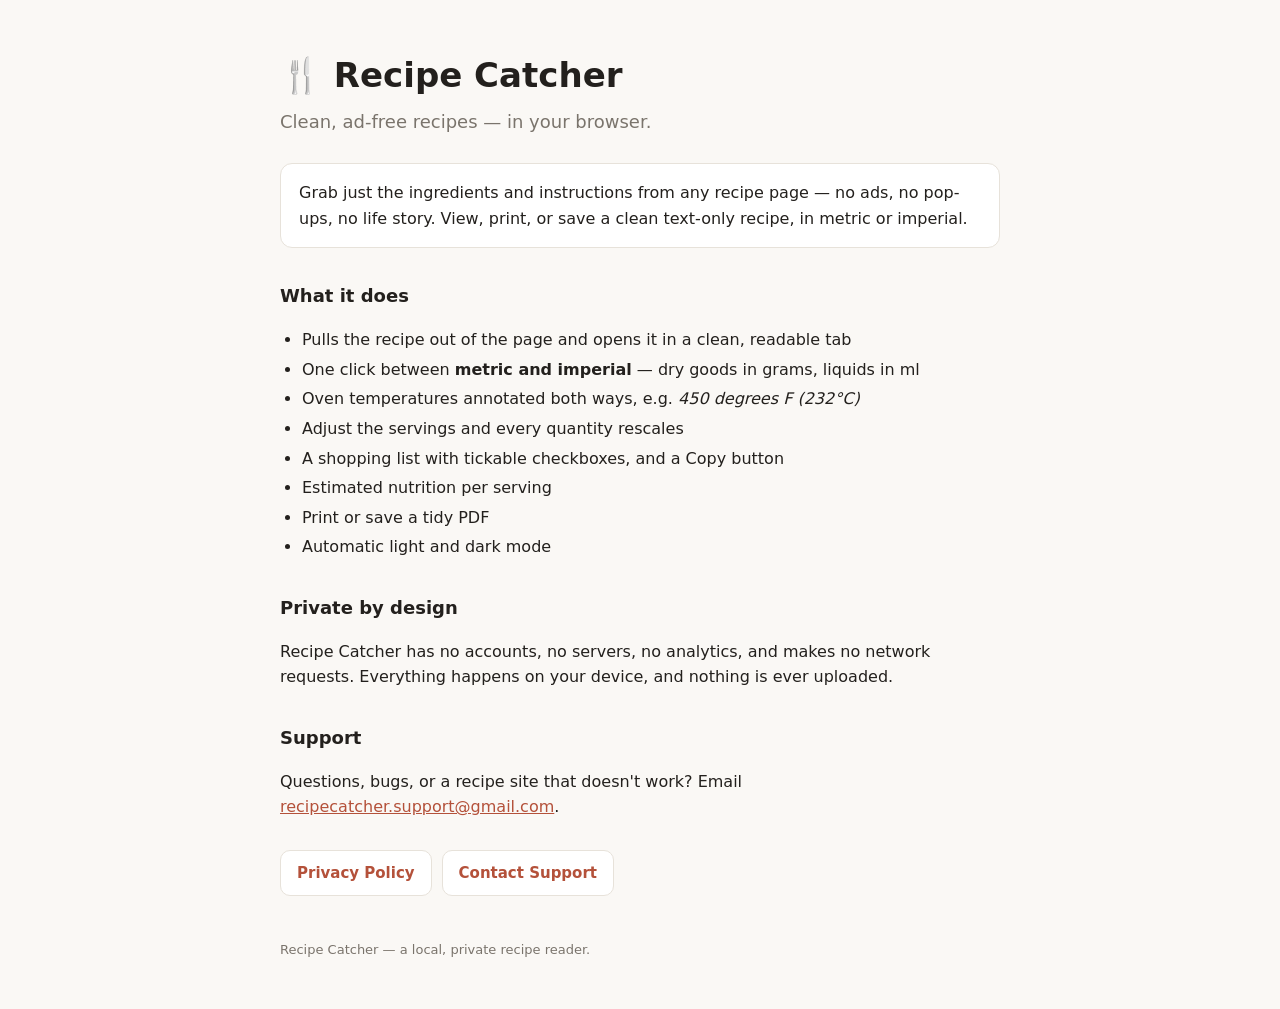
<file: docs/index.html>
<!DOCTYPE html>
<html lang="en">
<head>
  <meta charset="utf-8" />
  <meta name="viewport" content="width=device-width, initial-scale=1" />
  <title>Recipe Catcher — clean, ad-free recipes</title>
  <meta name="description" content="Grab just the ingredients and instructions from any recipe page — no ads, no pop-ups. Clean, printable, metric or imperial." />
  <style>
    :root { color-scheme: light dark; }
    * { box-sizing: border-box; }
    body {
      margin: 0; padding: 48px 20px; line-height: 1.6;
      font-family: -apple-system, BlinkMacSystemFont, "Segoe UI", system-ui, sans-serif;
      color: #23201d; background: #faf8f5;
    }
    .wrap { max-width: 720px; margin: 0 auto; }
    h1 { font-size: 34px; margin: 0 0 6px; }
    h2 { font-size: 18px; margin: 34px 0 8px; }
    .tagline { font-size: 18px; color: #7a746c; margin: 0 0 26px; }
    .lede {
      background: #fff; border: 1px solid #e7e2da; border-radius: 12px;
      padding: 16px 18px; font-size: 16px;
    }
    a { color: #b4513a; }
    ul { padding-left: 22px; }
    li { margin: 4px 0; }
    .links { margin-top: 30px; display: flex; flex-wrap: wrap; gap: 10px; }
    .links a {
      display: inline-block; text-decoration: none; font-weight: 600; font-size: 15px;
      border: 1px solid #e7e2da; background: #fff; border-radius: 10px; padding: 10px 16px;
    }
    .links a:hover { border-color: #b4513a; }
    footer { margin-top: 44px; color: #7a746c; font-size: 13px; }
    @media (prefers-color-scheme: dark) {
      body { color: #f0ece5; background: #191715; }
      .lede, .links a { background: #221f1c; border-color: #35312c; }
      .tagline, footer { color: #a49d93; }
      a { color: #e0785f; }
      .links a:hover { border-color: #e0785f; }
    }
  </style>
</head>
<body>
  <div class="wrap">
    <h1>🍴 Recipe Catcher</h1>
    <p class="tagline">Clean, ad-free recipes — in your browser.</p>

    <p class="lede">Grab just the ingredients and instructions from any recipe page — no
      ads, no pop-ups, no life story. View, print, or save a clean text-only recipe, in
      metric or imperial.</p>

    <h2>What it does</h2>
    <ul>
      <li>Pulls the recipe out of the page and opens it in a clean, readable tab</li>
      <li>One click between <strong>metric and imperial</strong> — dry goods in grams, liquids in ml</li>
      <li>Oven temperatures annotated both ways, e.g. <em>450&nbsp;degrees&nbsp;F (232°C)</em></li>
      <li>Adjust the servings and every quantity rescales</li>
      <li>A shopping list with tickable checkboxes, and a Copy button</li>
      <li>Estimated nutrition per serving</li>
      <li>Print or save a tidy PDF</li>
      <li>Automatic light and dark mode</li>
    </ul>

    <h2>Private by design</h2>
    <p>Recipe Catcher has no accounts, no servers, no analytics, and makes no network
      requests. Everything happens on your device, and nothing is ever uploaded.</p>

    <h2>Support</h2>
    <p>Questions, bugs, or a recipe site that doesn't work?
      Email <a href="mailto:recipecatcher.support@gmail.com">recipecatcher.support@gmail.com</a>.</p>

    <div class="links">
      <a href="privacy-policy.html">Privacy Policy</a>
      <a href="mailto:recipecatcher.support@gmail.com">Contact Support</a>
    </div>

    <footer>Recipe Catcher — a local, private recipe reader.</footer>
  </div>
</body>
</html>
</file>
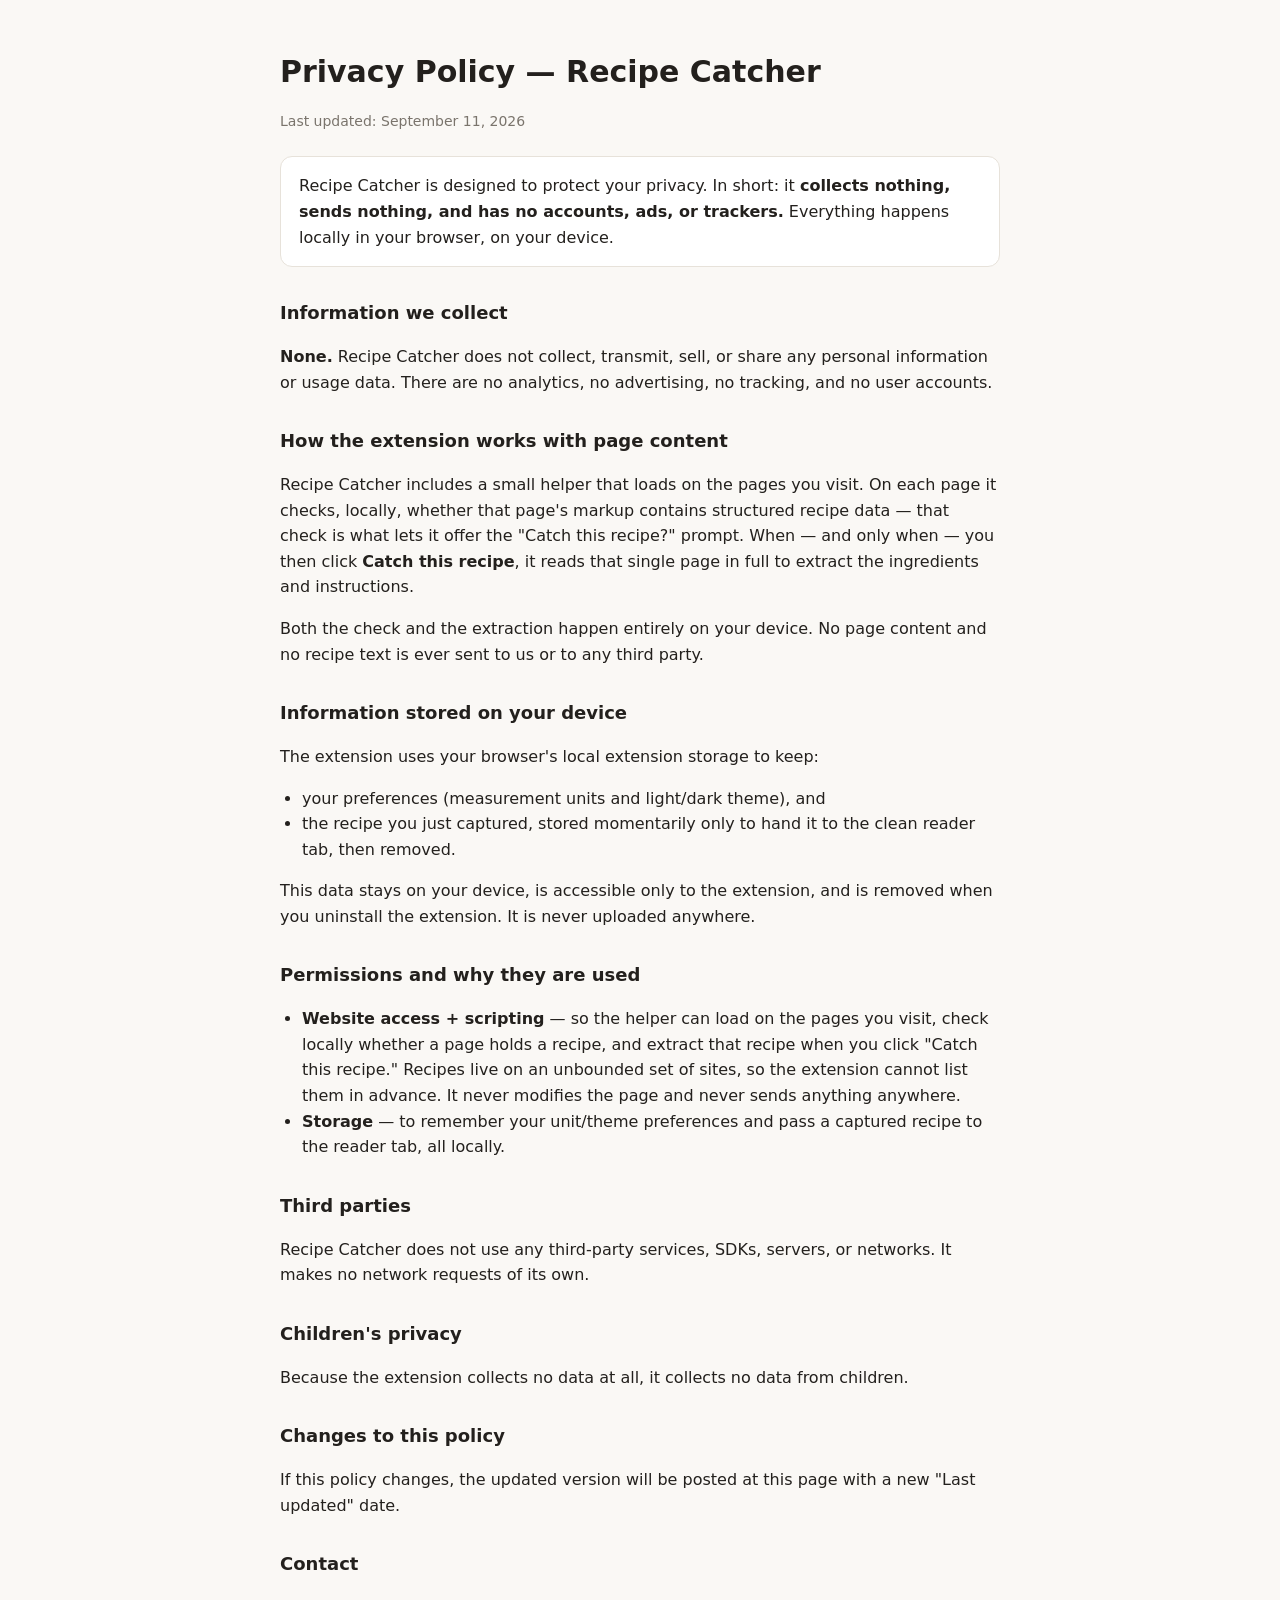
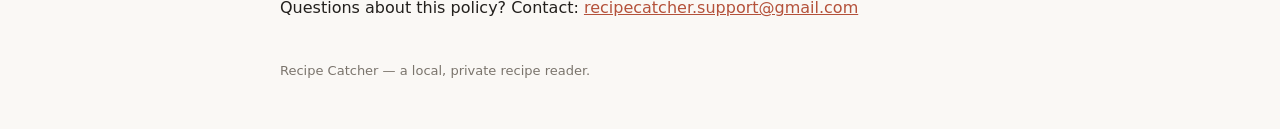
<file: docs/privacy-policy.html>
<!DOCTYPE html>
<html lang="en">
<head>
  <meta charset="utf-8" />
  <meta name="viewport" content="width=device-width, initial-scale=1" />
  <title>Privacy Policy — Recipe Catcher</title>
  <style>
    :root { color-scheme: light dark; }
    * { box-sizing: border-box; }
    body {
      margin: 0; padding: 48px 20px; line-height: 1.6;
      font-family: -apple-system, BlinkMacSystemFont, "Segoe UI", system-ui, sans-serif;
      color: #23201d; background: #faf8f5;
    }
    .wrap { max-width: 720px; margin: 0 auto; }
    h1 { font-size: 30px; margin: 0 0 4px; }
    h2 { font-size: 18px; margin: 32px 0 8px; }
    .updated { color: #7a746c; font-size: 14px; margin-bottom: 24px; }
    .lede {
      background: #fff; border: 1px solid #e7e2da; border-radius: 12px;
      padding: 16px 18px; font-size: 16px;
    }
    a { color: #b4513a; }
    code { background: #efe9e0; padding: 1px 5px; border-radius: 5px; }
    ul { padding-left: 22px; }
    footer { margin-top: 40px; color: #7a746c; font-size: 13px; }
    @media (prefers-color-scheme: dark) {
      body { color: #f0ece5; background: #191715; }
      .lede { background: #221f1c; border-color: #35312c; }
      .updated, footer { color: #a49d93; }
      a { color: #e0785f; }
      code { background: #2e2a25; }
    }
  </style>
</head>
<body>
  <div class="wrap">
    <h1>Privacy Policy — Recipe Catcher</h1>
    <p class="updated">Last updated: September 11, 2026</p>

    <p class="lede">Recipe Catcher is designed to protect your privacy. In short: it
      <strong>collects nothing, sends nothing, and has no accounts, ads, or
      trackers.</strong> Everything happens locally in your browser, on your device.</p>

    <h2>Information we collect</h2>
    <p><strong>None.</strong> Recipe Catcher does not collect, transmit, sell, or share
      any personal information or usage data. There are no analytics, no advertising, no
      tracking, and no user accounts.</p>

    <h2>How the extension works with page content</h2>
    <p>Recipe Catcher includes a small helper that loads on the pages you visit. On each
      page it checks, locally, whether that page's markup contains structured recipe data —
      that check is what lets it offer the "Catch this recipe?" prompt. When — and only
      when — you then click <strong>Catch this recipe</strong>, it reads that single page in
      full to extract the ingredients and instructions.</p>
    <p>Both the check and the extraction happen entirely on your device. No page content
      and no recipe text is ever sent to us or to any third party.</p>

    <h2>Information stored on your device</h2>
    <p>The extension uses your browser's local extension storage to keep:</p>
    <ul>
      <li>your preferences (measurement units and light/dark theme), and</li>
      <li>the recipe you just captured, stored momentarily only to hand it to the clean
        reader tab, then removed.</li>
    </ul>
    <p>This data stays on your device, is accessible only to the extension, and is
      removed when you uninstall the extension. It is never uploaded anywhere.</p>

    <h2>Permissions and why they are used</h2>
    <ul>
      <li><strong>Website access + scripting</strong> — so the helper can load on the
        pages you visit, check locally whether a page holds a recipe, and extract that
        recipe when you click "Catch this recipe." Recipes live on an unbounded set of
        sites, so the extension cannot list them in advance. It never modifies the page and
        never sends anything anywhere.</li>
      <li><strong>Storage</strong> — to remember your unit/theme preferences and pass a
        captured recipe to the reader tab, all locally.</li>
    </ul>

    <h2>Third parties</h2>
    <p>Recipe Catcher does not use any third-party services, SDKs, servers, or networks.
      It makes no network requests of its own.</p>

    <h2>Children's privacy</h2>
    <p>Because the extension collects no data at all, it collects no data from children.</p>

    <h2>Changes to this policy</h2>
    <p>If this policy changes, the updated version will be posted at this page with a new
      "Last updated" date.</p>

    <h2>Contact</h2>
    <p>Questions about this policy? Contact:
      <a href="mailto:recipecatcher.support@gmail.com">recipecatcher.support@gmail.com</a></p>

    <footer>Recipe Catcher — a local, private recipe reader.</footer>
  </div>
</body>
</html>
</file>
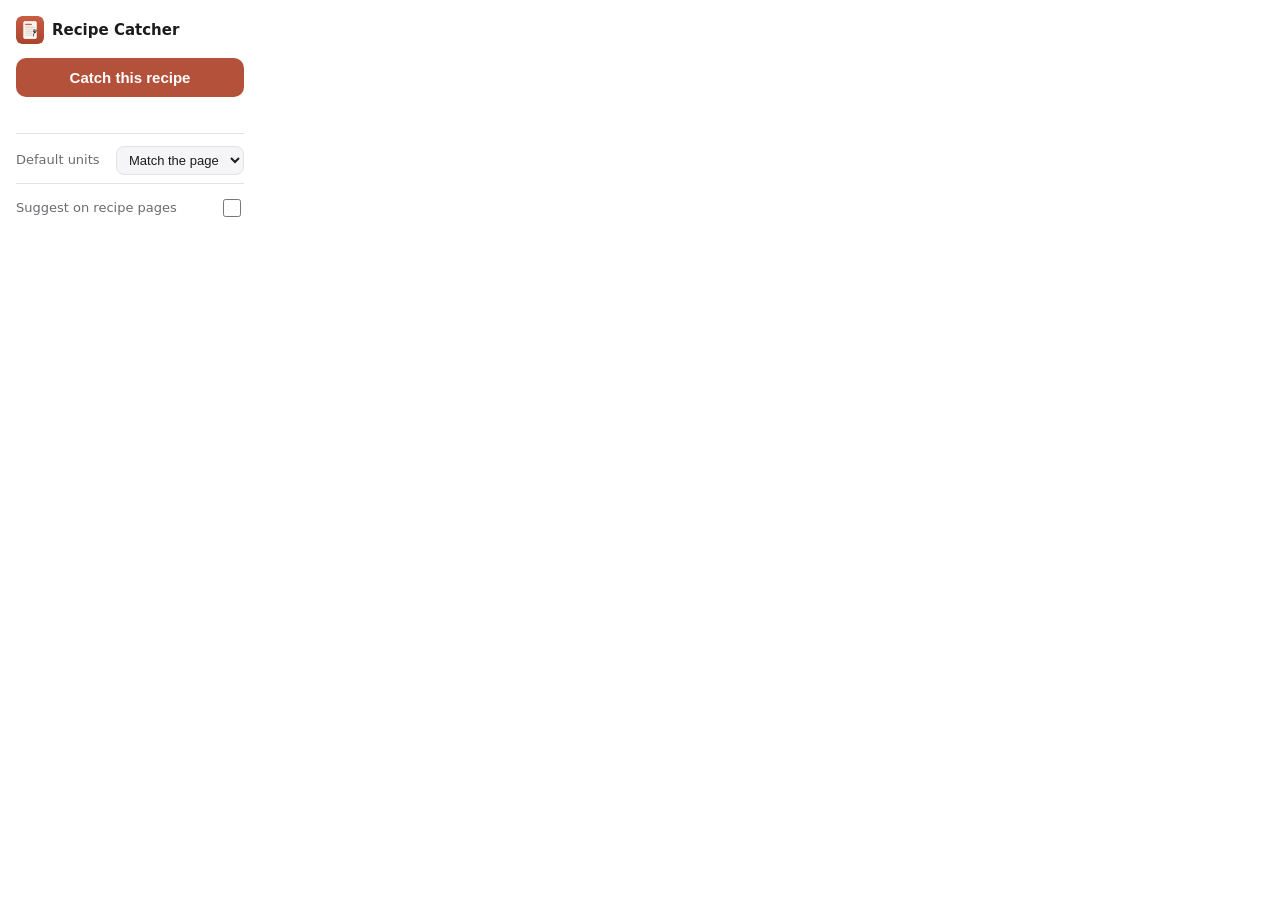
<file: extension/popup.html>
<!DOCTYPE html>
<html lang="en">
<head>
  <meta charset="utf-8" />
  <meta name="viewport" content="width=device-width, initial-scale=1" />
  <link rel="stylesheet" href="popup.css" />
</head>
<body>
  <div class="wrap">
    <div class="brand">
      <img src="icons/icon-48.png" alt="" width="28" height="28" />
      <span>Recipe Catcher</span>
    </div>
    <button id="catch" class="primary">Catch this recipe</button>
    <p id="status" class="status"></p>

    <div class="pref">
      <label for="units">Default units</label>
      <select id="units">
        <option value="auto">Match the page</option>
        <option value="metric">Metric</option>
        <option value="imperial">Imperial</option>
      </select>
    </div>
    <div class="pref">
      <label for="prompt">Suggest on recipe pages</label>
      <input type="checkbox" id="prompt" class="toggle" />
    </div>
  </div>
  <script src="popup.js"></script>
</body>
</html>
</file>
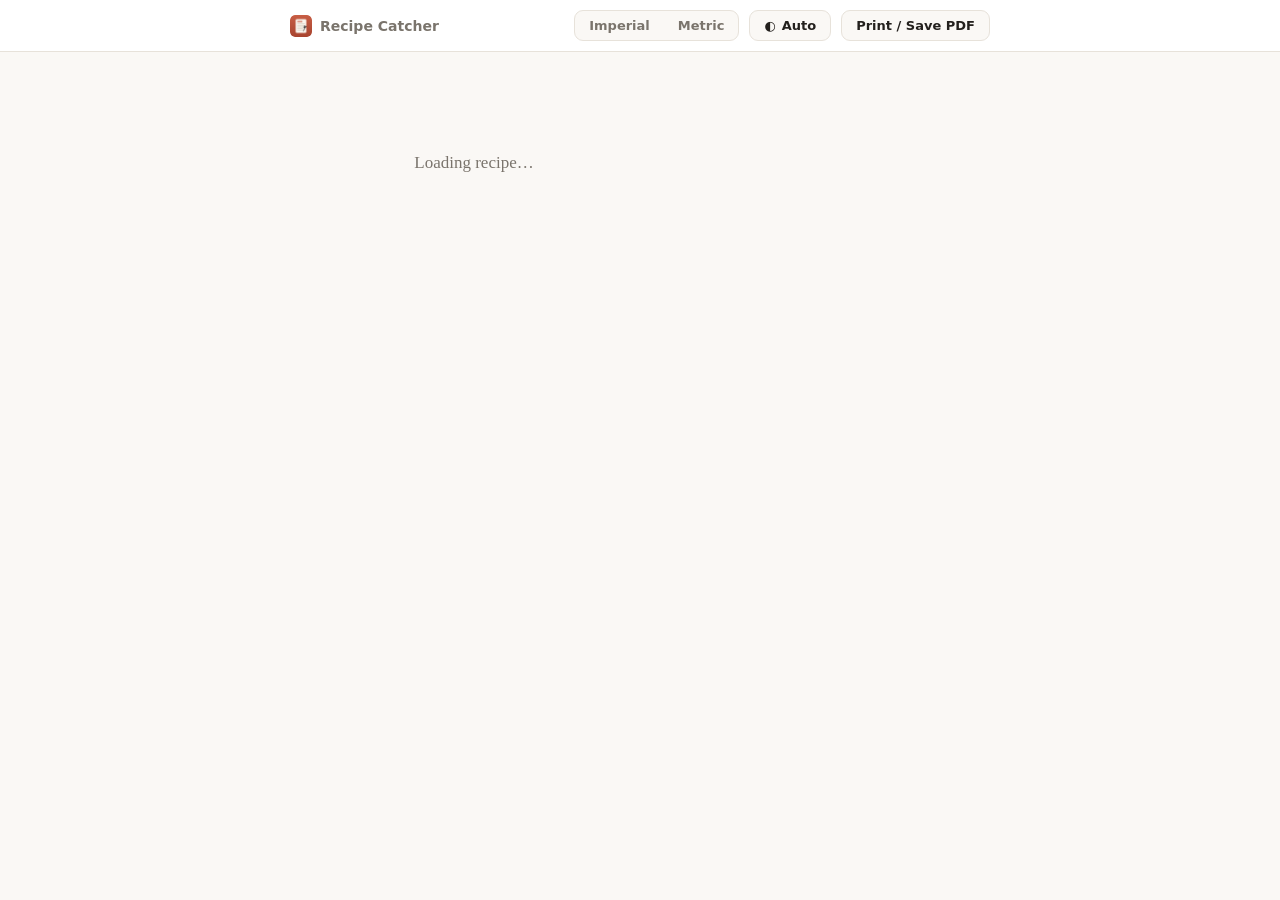
<file: extension/reader.html>
<!DOCTYPE html>
<html lang="en">
<head>
  <meta charset="utf-8" />
  <meta name="viewport" content="width=device-width, initial-scale=1" />
  <title>Recipe Catcher</title>
  <link rel="stylesheet" href="reader.css" />
</head>
<body>
  <div class="toolbar" id="toolbar">
    <div class="toolbar-inner">
      <div class="tb-brand">
        <img src="icons/icon-48.png" alt="" width="22" height="22" />
        Recipe Catcher
      </div>
      <div class="tb-controls">
        <div class="segmented" id="unit-toggle" role="group" aria-label="Units">
          <button data-system="imperial" type="button">Imperial</button>
          <button data-system="metric" type="button">Metric</button>
        </div>
        <button id="theme" class="tb-btn theme-btn" type="button" title="Theme">
          <span class="theme-ico" aria-hidden="true">◐</span><span class="theme-label">Auto</span>
        </button>
        <button id="print" class="tb-btn" type="button">Print / Save PDF</button>
      </div>
    </div>
  </div>

  <div class="reader-layout">
    <main id="content" class="content">
      <p class="loading">Loading recipe…</p>
    </main>
    <aside id="sidebar" class="sidebar" hidden>
      <section id="scaler" class="card scaler-card"></section>
      <section id="shopping" class="card"></section>
      <section id="nutrition" class="card"></section>
    </aside>
  </div>

  <footer class="footer" id="footer"></footer>

  <script src="units.js"></script>
  <script src="nutrition.js"></script>
  <script src="reader.js"></script>
</body>
</html>
</file>
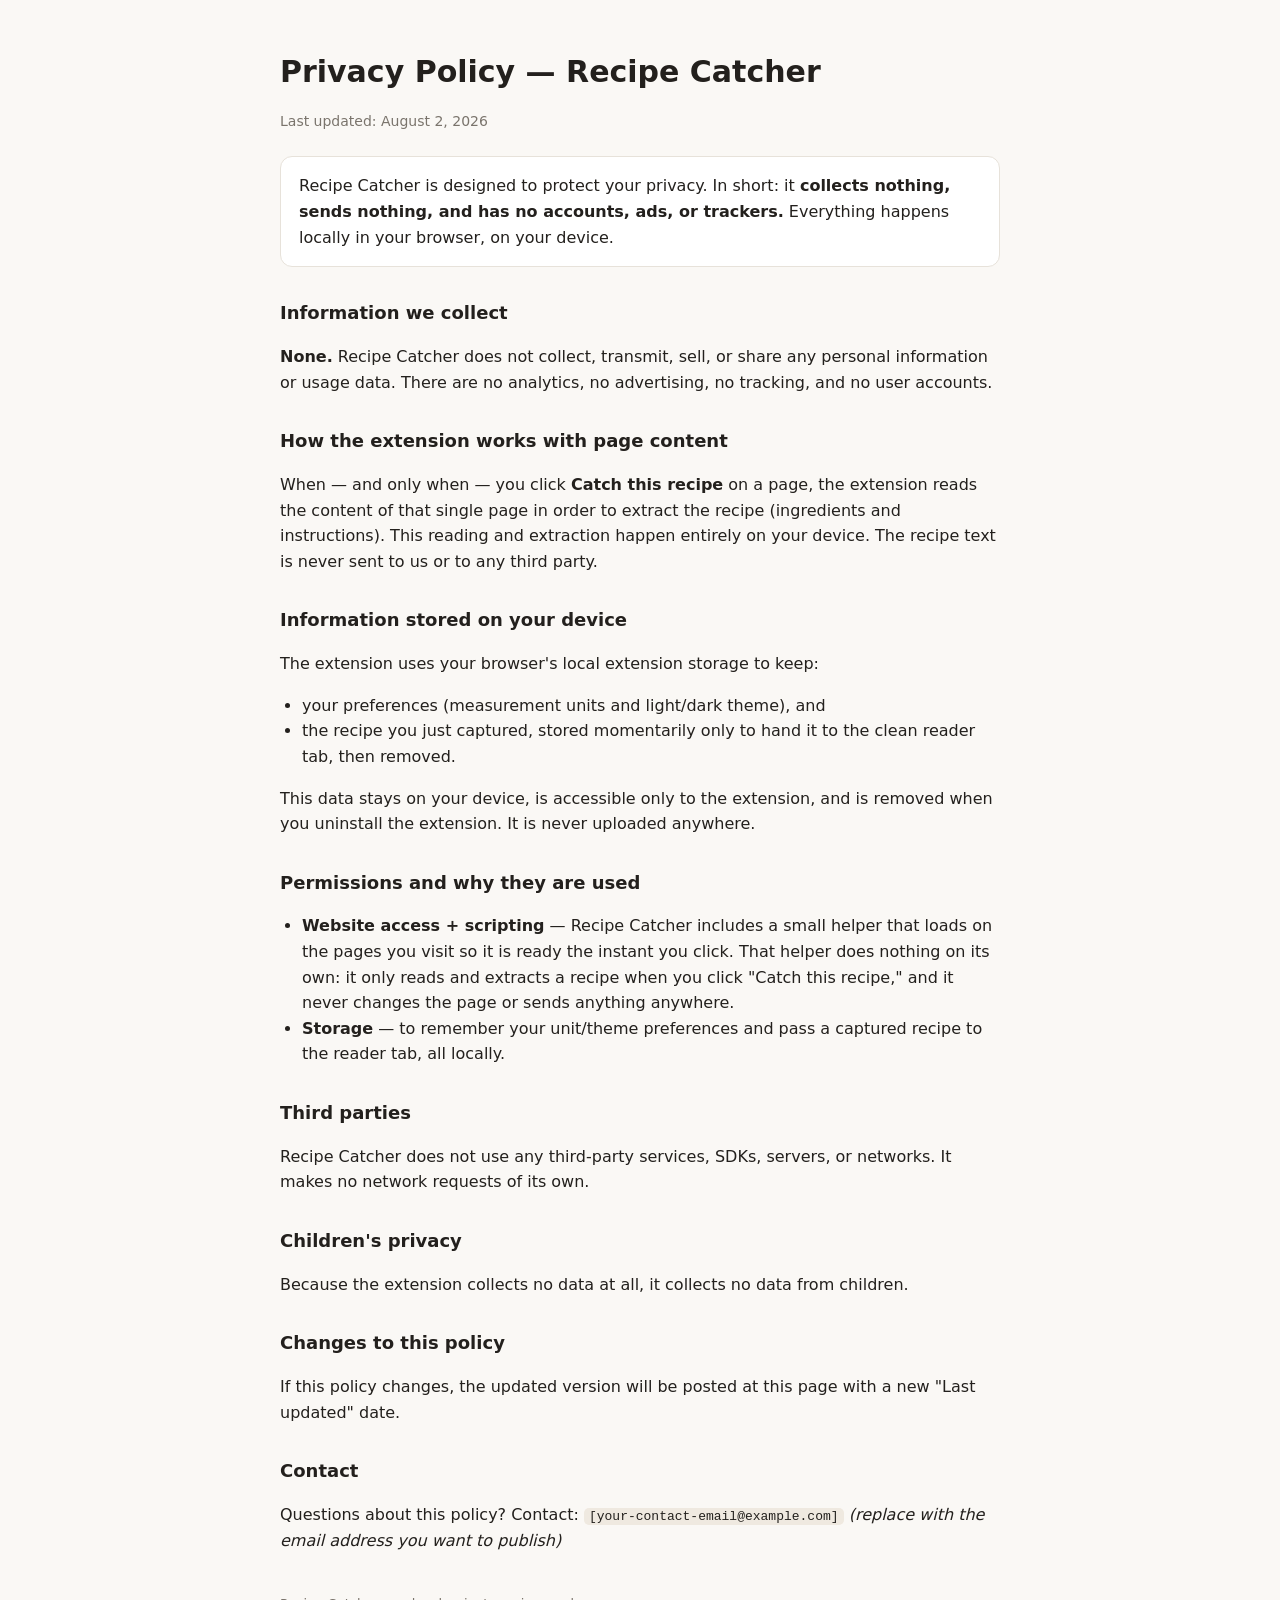
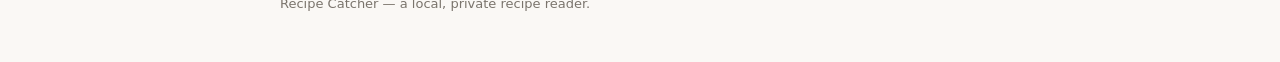
<file: store/privacy-policy.html>
<!DOCTYPE html>
<html lang="en">
<head>
  <meta charset="utf-8" />
  <meta name="viewport" content="width=device-width, initial-scale=1" />
  <title>Privacy Policy — Recipe Catcher</title>
  <style>
    :root { color-scheme: light dark; }
    * { box-sizing: border-box; }
    body {
      margin: 0; padding: 48px 20px; line-height: 1.6;
      font-family: -apple-system, BlinkMacSystemFont, "Segoe UI", system-ui, sans-serif;
      color: #23201d; background: #faf8f5;
    }
    .wrap { max-width: 720px; margin: 0 auto; }
    h1 { font-size: 30px; margin: 0 0 4px; }
    h2 { font-size: 18px; margin: 32px 0 8px; }
    .updated { color: #7a746c; font-size: 14px; margin-bottom: 24px; }
    .lede {
      background: #fff; border: 1px solid #e7e2da; border-radius: 12px;
      padding: 16px 18px; font-size: 16px;
    }
    a { color: #b4513a; }
    code { background: #efe9e0; padding: 1px 5px; border-radius: 5px; }
    ul { padding-left: 22px; }
    footer { margin-top: 40px; color: #7a746c; font-size: 13px; }
    @media (prefers-color-scheme: dark) {
      body { color: #f0ece5; background: #191715; }
      .lede { background: #221f1c; border-color: #35312c; }
      .updated, footer { color: #a49d93; }
      a { color: #e0785f; }
      code { background: #2e2a25; }
    }
  </style>
</head>
<body>
  <div class="wrap">
    <h1>Privacy Policy — Recipe Catcher</h1>
    <p class="updated">Last updated: August 2, 2026</p>

    <p class="lede">Recipe Catcher is designed to protect your privacy. In short: it
      <strong>collects nothing, sends nothing, and has no accounts, ads, or
      trackers.</strong> Everything happens locally in your browser, on your device.</p>

    <h2>Information we collect</h2>
    <p><strong>None.</strong> Recipe Catcher does not collect, transmit, sell, or share
      any personal information or usage data. There are no analytics, no advertising, no
      tracking, and no user accounts.</p>

    <h2>How the extension works with page content</h2>
    <p>When — and only when — you click <strong>Catch this recipe</strong> on a page, the
      extension reads the content of that single page in order to extract the recipe
      (ingredients and instructions). This reading and extraction happen entirely on your
      device. The recipe text is never sent to us or to any third party.</p>

    <h2>Information stored on your device</h2>
    <p>The extension uses your browser's local extension storage to keep:</p>
    <ul>
      <li>your preferences (measurement units and light/dark theme), and</li>
      <li>the recipe you just captured, stored momentarily only to hand it to the clean
        reader tab, then removed.</li>
    </ul>
    <p>This data stays on your device, is accessible only to the extension, and is
      removed when you uninstall the extension. It is never uploaded anywhere.</p>

    <h2>Permissions and why they are used</h2>
    <ul>
      <li><strong>Website access + scripting</strong> — Recipe Catcher includes a small
        helper that loads on the pages you visit so it is ready the instant you click.
        That helper does nothing on its own: it only reads and extracts a recipe when you
        click "Catch this recipe," and it never changes the page or sends anything
        anywhere.</li>
      <li><strong>Storage</strong> — to remember your unit/theme preferences and pass a
        captured recipe to the reader tab, all locally.</li>
    </ul>

    <h2>Third parties</h2>
    <p>Recipe Catcher does not use any third-party services, SDKs, servers, or networks.
      It makes no network requests of its own.</p>

    <h2>Children's privacy</h2>
    <p>Because the extension collects no data at all, it collects no data from children.</p>

    <h2>Changes to this policy</h2>
    <p>If this policy changes, the updated version will be posted at this page with a new
      "Last updated" date.</p>

    <h2>Contact</h2>
    <p>Questions about this policy? Contact:
      <code>[your-contact-email@example.com]</code>
      <em>(replace with the email address you want to publish)</em></p>

    <footer>Recipe Catcher — a local, private recipe reader.</footer>
  </div>
</body>
</html>
</file>
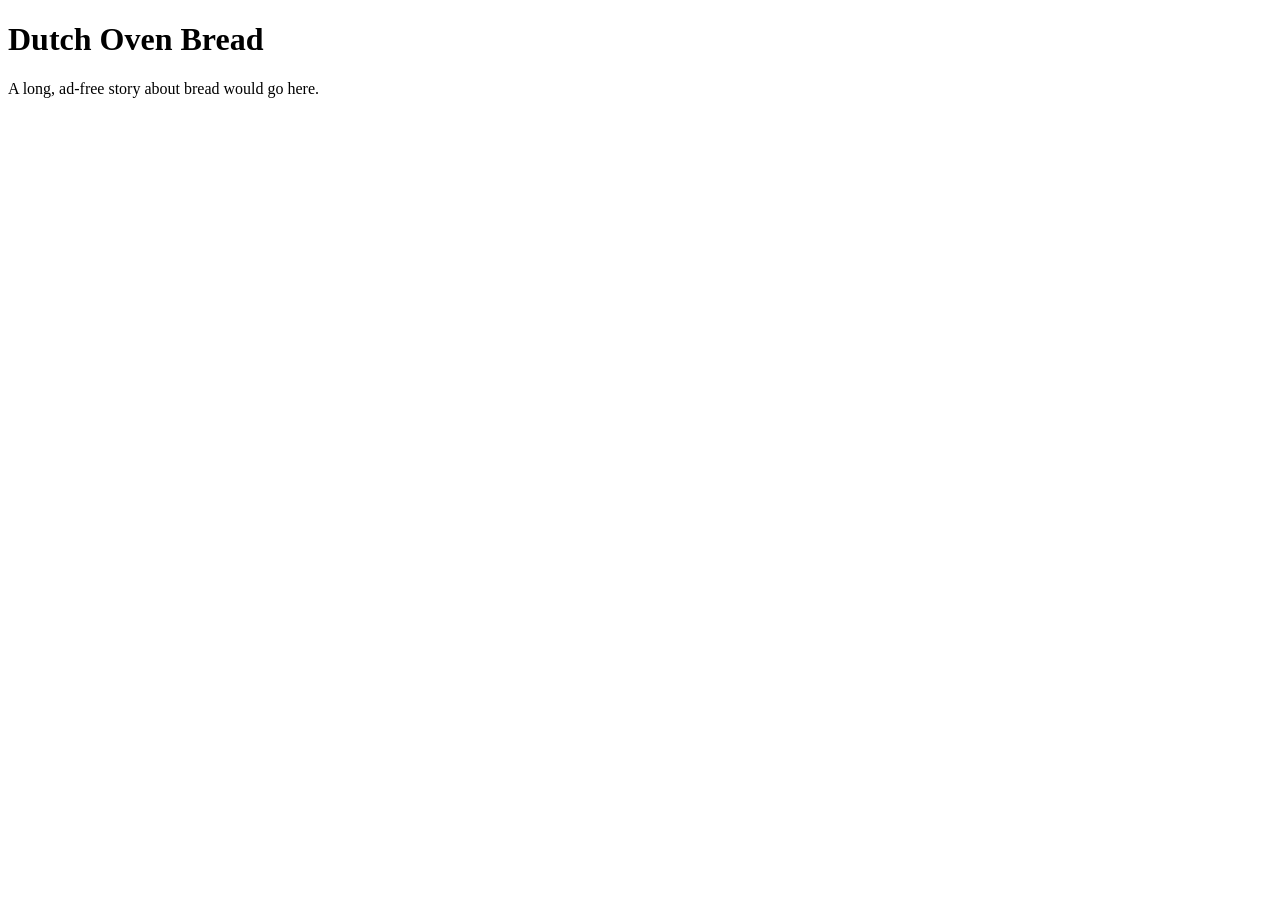
<file: test/fixtures/recipe.html>
<!doctype html><html><head><meta charset="utf-8"><title>Dutch Oven Bread</title>
<script type="application/ld+json">
{"@context":"https://schema.org","@type":"Recipe",
 "name":"Dutch Oven Bread","recipeYield":"8 servings",
 "recipeIngredient":["3 cups all-purpose flour","1 1/2 teaspoons salt",
   "1/2 teaspoon active dry yeast","1 1/2 cups warm water","2 tablespoons olive oil"],
 "recipeInstructions":[
   {"@type":"HowToStep","text":"Whisk the flour, salt and yeast together in a large bowl."},
   {"@type":"HowToStep","text":"Add 1 1/2 cups warm water and stir until a shaggy dough forms."},
   {"@type":"HowToStep","text":"Cover and rest 12 hours, then preheat the oven to 450 degrees F with the pot inside."},
   {"@type":"HowToStep","text":"Bake covered 30 minutes, uncover, and bake 15 minutes more."}]}
</script></head>
<body><h1>Dutch Oven Bread</h1><p>A long, ad-free story about bread would go here.</p></body></html>
</file>
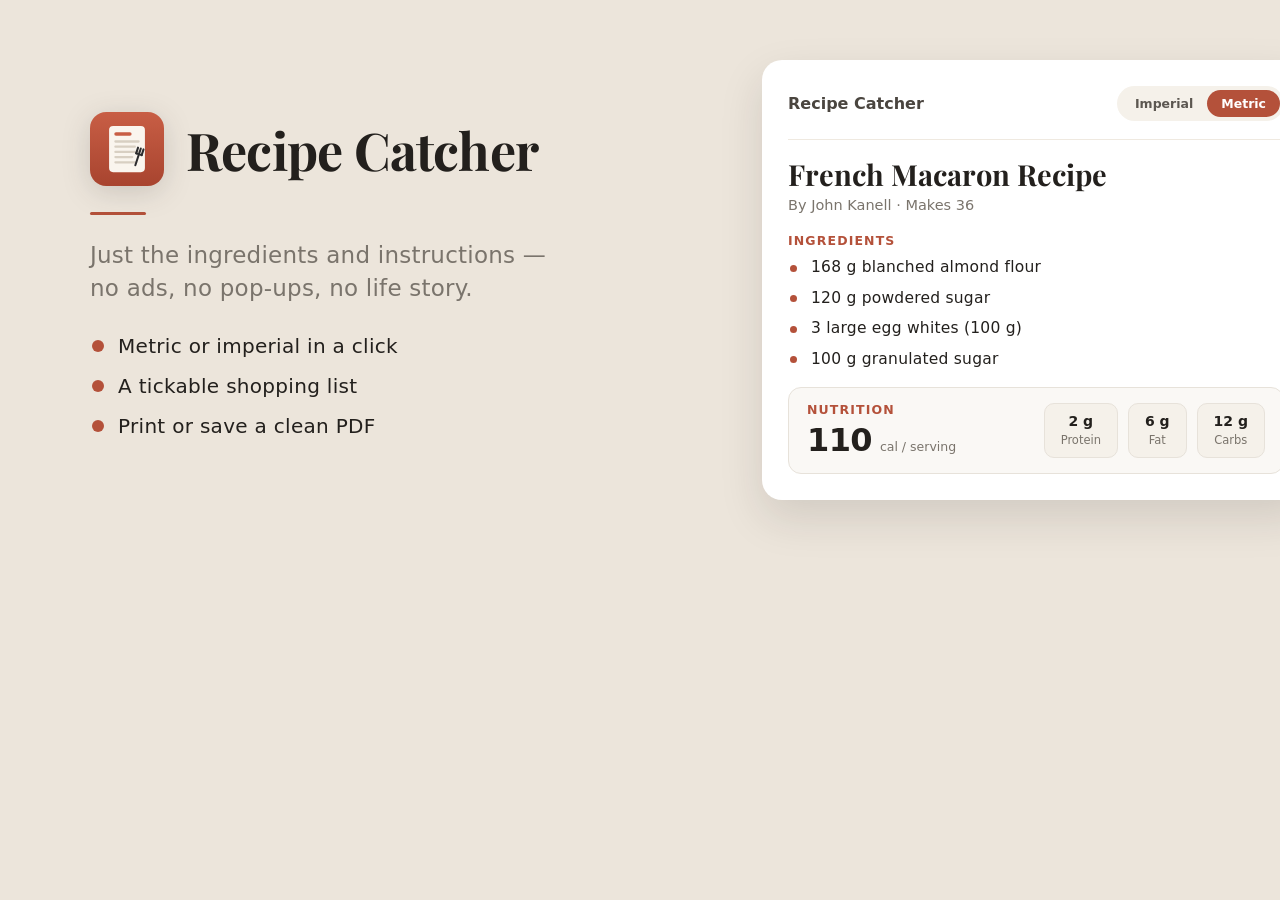
<file: store/promo/src/marquee.html>
<!DOCTYPE html>
<!--
  Source for store/promo/marquee-1400x560.png — the Chrome Web Store's marquee
  promo tile (1400x560, PNG/JPEG, no alpha), used for featured placement.

  2.5:1 and shown large, so it is laid out horizontally: mark + wordmark + one
  benefit line on the left, the actual reader on the right. The card drops the
  PREP/COOK/TOTAL row that the screenshots carry — 560px of height does not
  leave room for it, and the ingredients are the point.

  Palette and type match store/screenshots/* and the small tile. Amounts are
  what extension/units.js renders in metric, so the panel is truthful.

  Re-render:
    "/Applications/Google Chrome.app/Contents/MacOS/Google Chrome" \
      --headless --disable-gpu --hide-scrollbars --virtual-time-budget=6000 \
      --window-size=1400,560 \
      --screenshot=store/promo/marquee-1400x560.png \
      "file://$PWD/store/promo/src/marquee.html"
-->
<html lang="en">
<head>
<meta charset="utf-8" />
<link rel="preconnect" href="https://fonts.googleapis.com">
<link rel="preconnect" href="https://fonts.gstatic.com" crossorigin>
<link href="https://fonts.googleapis.com/css2?family=Playfair+Display:wght@700&display=swap" rel="stylesheet">
<style>
  :root{--bg:#ece5db;--card:#fff;--fg:#23201d;--muted:#7a746c;--accent:#b4513a;
        --panel:#faf8f5;--border:#e7e2da;--rule:#efe9e0;}
  *{box-sizing:border-box;margin:0;padding:0;}
  html,body{width:1400px;height:560px;overflow:hidden;}
  body{background:var(--bg);color:var(--fg);
       font-family:-apple-system,BlinkMacSystemFont,"SF Pro Text",system-ui,sans-serif;
       -webkit-font-smoothing:antialiased;}

  .left{position:absolute;left:90px;top:112px;width:590px;}
  .brandrow{display:flex;align-items:center;gap:22px;}
  .mark{display:block;filter:drop-shadow(0 6px 14px rgba(35,32,29,.16));}
  .brandrow h1{font-family:"Playfair Display",Georgia,serif;font-weight:700;
               font-size:52px;letter-spacing:-.015em;}
  .rule{width:56px;height:3px;border-radius:2px;background:var(--accent);margin-top:26px;}
  .tag{margin-top:24px;font-size:23px;line-height:1.45;letter-spacing:.01em;color:var(--muted);}
  ul{margin-top:30px;padding-left:2px;list-style:none;}
  li{display:flex;align-items:center;gap:14px;font-size:20px;line-height:1;
     letter-spacing:.015em;margin-bottom:20px;}
  li:last-child{margin-bottom:0;}
  .dot{width:12px;height:12px;border-radius:50%;background:var(--accent);flex:0 0 12px;}

  .card{position:absolute;left:762px;top:60px;width:548px;height:440px;
        background:var(--card);border-radius:20px;
        box-shadow:0 18px 44px rgba(35,32,29,.13);padding:26px;}
  .chead{display:flex;align-items:center;justify-content:space-between;
         padding-bottom:18px;border-bottom:1px solid var(--rule);}
  .cbrand{font-size:16px;font-weight:600;color:#4a453f;}
  .toggle{display:flex;background:#f5f1ea;border-radius:999px;padding:4px;}
  .toggle span{font-size:12.5px;font-weight:600;padding:6px 14px;border-radius:999px;color:#5c5751;}
  .toggle .on{background:var(--accent);color:#fff;}
  .rtitle{margin-top:18px;font-family:"Playfair Display",Georgia,serif;font-weight:700;
          font-size:29px;line-height:1.15;}
  .meta{margin-top:6px;font-size:14.5px;color:var(--muted);}
  .sechead{margin-top:20px;font-size:12.5px;font-weight:700;letter-spacing:.09em;color:var(--accent);}
  .ing{margin-top:12px;list-style:none;}
  .ing li{font-size:15.5px;margin-bottom:15px;gap:14px;}
  .ing .dot{width:7px;height:7px;flex:0 0 7px;}
  .nutri{position:absolute;left:26px;right:26px;bottom:26px;background:var(--panel);
         border:1px solid var(--border);border-radius:13px;padding:14px 18px;
         display:flex;align-items:center;gap:18px;}
  .nutri .h{font-size:12.5px;font-weight:700;letter-spacing:.09em;color:var(--accent);}
  .cal{display:flex;align-items:baseline;gap:8px;margin-top:4px;}
  .cal b{font-size:32px;font-weight:700;letter-spacing:-.02em;}
  .cal span{font-size:12.5px;color:var(--muted);}
  .tiles{display:flex;gap:10px;margin-left:auto;}
  .tile{background:#f5f1ea;border:1px solid var(--border);border-radius:10px;
        padding:9px 16px;text-align:center;}
  .tile b{display:block;font-size:14px;font-weight:700;}
  .tile span{font-size:11.5px;color:var(--muted);}
</style>
</head>
<body>
  <div class="left">
    <div class="brandrow"><svg xmlns="http://www.w3.org/2000/svg" width="74" height="74" class="mark" viewBox="0 0 512 512">
  <defs>
    <linearGradient id="bg" x1="0" y1="0" x2="0" y2="1">
      <stop offset="0" stop-color="#c85e45"/>
      <stop offset="1" stop-color="#a8442f"/>
    </linearGradient>
  </defs>
  <rect x="0" y="0" width="512" height="512" rx="112" fill="url(#bg)"/>
  <!-- recipe card -->
  <rect x="132" y="96" width="248" height="320" rx="28" fill="#faf5ee"/>
  <!-- title bar -->
  <rect x="168" y="140" width="120" height="24" rx="12" fill="#c85e45"/>
  <!-- ingredient/instruction lines -->
  <g fill="#d8cfc2">
    <rect x="168" y="196" width="176" height="16" rx="8"/>
    <rect x="168" y="232" width="150" height="16" rx="8"/>
    <rect x="168" y="268" width="176" height="16" rx="8"/>
    <rect x="168" y="304" width="132" height="16" rx="8"/>
    <rect x="168" y="340" width="160" height="16" rx="8"/>
  </g>
  <!-- fork overlay, "catching" the recipe -->
  <g stroke="#2c2c2e" stroke-width="14" stroke-linecap="round" fill="none" transform="rotate(18 336 300)">
    <line x1="336" y1="250" x2="336" y2="372"/>
    <line x1="316" y1="250" x2="316" y2="292"/>
    <line x1="356" y1="250" x2="356" y2="292"/>
    <path d="M316 292 h40" />
  </g>
</svg><h1>Recipe Catcher</h1></div>
    <div class="rule"></div>
    <p class="tag">Just the ingredients and instructions —<br>no ads, no pop-ups, no life story.</p>
    <ul>
      <li><i class="dot"></i>Metric or imperial in a click</li>
      <li><i class="dot"></i>A tickable shopping list</li>
      <li><i class="dot"></i>Print or save a clean PDF</li>
    </ul>
  </div>

  <div class="card">
    <div class="chead">
      <div class="cbrand">Recipe Catcher</div>
      <div class="toggle"><span>Imperial</span><span class="on">Metric</span></div>
    </div>
    <div class="rtitle">French Macaron Recipe</div>
    <div class="meta">By John Kanell · Makes 36</div>
    <div class="sechead">INGREDIENTS</div>
    <ul class="ing">
      <li><i class="dot"></i>168 g blanched almond flour</li>
      <li><i class="dot"></i>120 g powdered sugar</li>
      <li><i class="dot"></i>3 large egg whites (100 g)</li>
      <li><i class="dot"></i>100 g granulated sugar</li>
    </ul>
    <div class="nutri">
      <div>
        <div class="h">NUTRITION</div>
        <div class="cal"><b>110</b><span>cal / serving</span></div>
      </div>
      <div class="tiles">
        <div class="tile"><b>2 g</b><span>Protein</span></div>
        <div class="tile"><b>6 g</b><span>Fat</span></div>
        <div class="tile"><b>12 g</b><span>Carbs</span></div>
      </div>
    </div>
  </div>
</body>
</html>
</file>
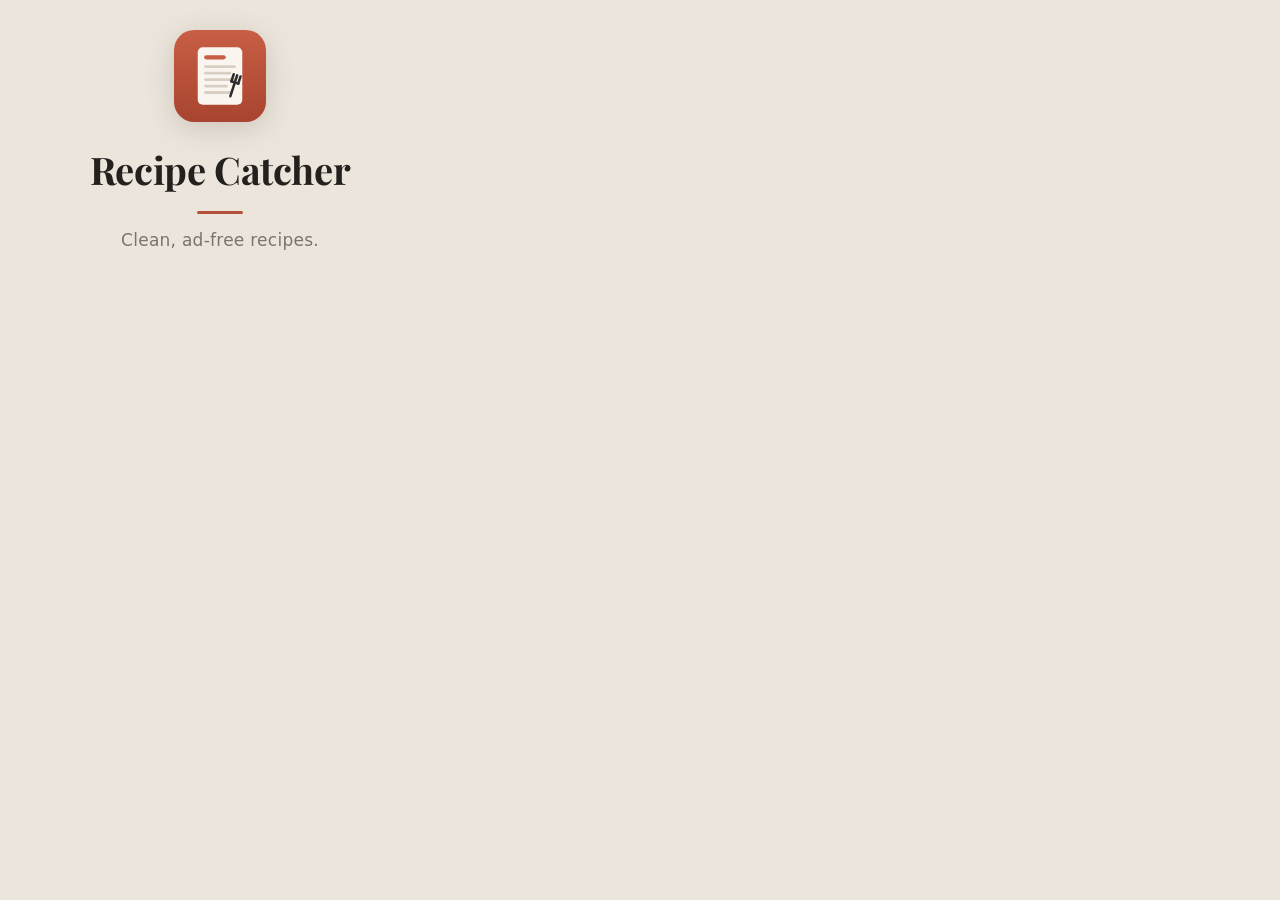
<file: store/promo/src/small-tile.html>
<!DOCTYPE html>
<!--
  Source for store/promo/small-tile-440x280.png — the Chrome Web Store's small
  promo tile (440x280, PNG/JPEG, no alpha). Shown small in store grids, so it
  carries the mark, the name and one line; no UI chrome, nothing to squint at.

  Palette and type match store/screenshots/* (page #ece5db, ink #23201d,
  muted #7a746c, accent #b4513a, Playfair Display for the wordmark).

  The mark is extension/icon.svg inlined rather than one of the PNGs, so it
  rasterises at exactly this size. (Building this tile is what exposed the PNGs
  being exported onto opaque white — fixed since, in scripts/build-icons.py.)

  Re-render:
    "/Applications/Google Chrome.app/Contents/MacOS/Google Chrome" \
      --headless --disable-gpu --hide-scrollbars --virtual-time-budget=6000 \
      --window-size=440,280 \
      --screenshot=store/promo/small-tile-440x280.png \
      "file://$PWD/store/promo/src/small-tile.html"
-->
<html lang="en">
<head>
<meta charset="utf-8" />
<link rel="preconnect" href="https://fonts.googleapis.com">
<link rel="preconnect" href="https://fonts.gstatic.com" crossorigin>
<link href="https://fonts.googleapis.com/css2?family=Playfair+Display:wght@700&display=swap" rel="stylesheet">
<style>
  :root{--bg:#ece5db;--fg:#23201d;--muted:#7a746c;--accent:#b4513a;}
  *{box-sizing:border-box;margin:0;padding:0;}
  html,body{width:440px;height:280px;overflow:hidden;}
  body{background:var(--bg);color:var(--fg);display:flex;align-items:center;
       justify-content:center;
       font-family:-apple-system,BlinkMacSystemFont,"SF Pro Text",system-ui,sans-serif;
       -webkit-font-smoothing:antialiased;}
  .wrap{display:flex;flex-direction:column;align-items:center;text-align:center;}
  .mark{display:block;filter:drop-shadow(0 6px 14px rgba(35,32,29,.16));}
  h1{font-family:"Playfair Display",Georgia,serif;font-weight:700;
     font-size:38px;letter-spacing:-.01em;margin-top:22px;}
  .rule{width:46px;height:3px;border-radius:2px;background:var(--accent);margin-top:16px;}
  p{margin-top:16px;font-size:17px;letter-spacing:.015em;color:var(--muted);}
</style>
</head>
<body>
  <div class="wrap">
    <svg xmlns="http://www.w3.org/2000/svg" width="92" height="92" class="mark" viewBox="0 0 512 512">
  <defs>
    <linearGradient id="bg" x1="0" y1="0" x2="0" y2="1">
      <stop offset="0" stop-color="#c85e45"/>
      <stop offset="1" stop-color="#a8442f"/>
    </linearGradient>
  </defs>
  <rect x="0" y="0" width="512" height="512" rx="112" fill="url(#bg)"/>
  <!-- recipe card -->
  <rect x="132" y="96" width="248" height="320" rx="28" fill="#faf5ee"/>
  <!-- title bar -->
  <rect x="168" y="140" width="120" height="24" rx="12" fill="#c85e45"/>
  <!-- ingredient/instruction lines -->
  <g fill="#d8cfc2">
    <rect x="168" y="196" width="176" height="16" rx="8"/>
    <rect x="168" y="232" width="150" height="16" rx="8"/>
    <rect x="168" y="268" width="176" height="16" rx="8"/>
    <rect x="168" y="304" width="132" height="16" rx="8"/>
    <rect x="168" y="340" width="160" height="16" rx="8"/>
  </g>
  <!-- fork overlay, "catching" the recipe -->
  <g stroke="#2c2c2e" stroke-width="14" stroke-linecap="round" fill="none" transform="rotate(18 336 300)">
    <line x1="336" y1="250" x2="336" y2="372"/>
    <line x1="316" y1="250" x2="316" y2="292"/>
    <line x1="356" y1="250" x2="356" y2="292"/>
    <path d="M316 292 h40" />
  </g>
</svg>
    <h1>Recipe Catcher</h1>
    <div class="rule"></div>
    <p>Clean, ad-free recipes.</p>
  </div>
</body>
</html>
</file>
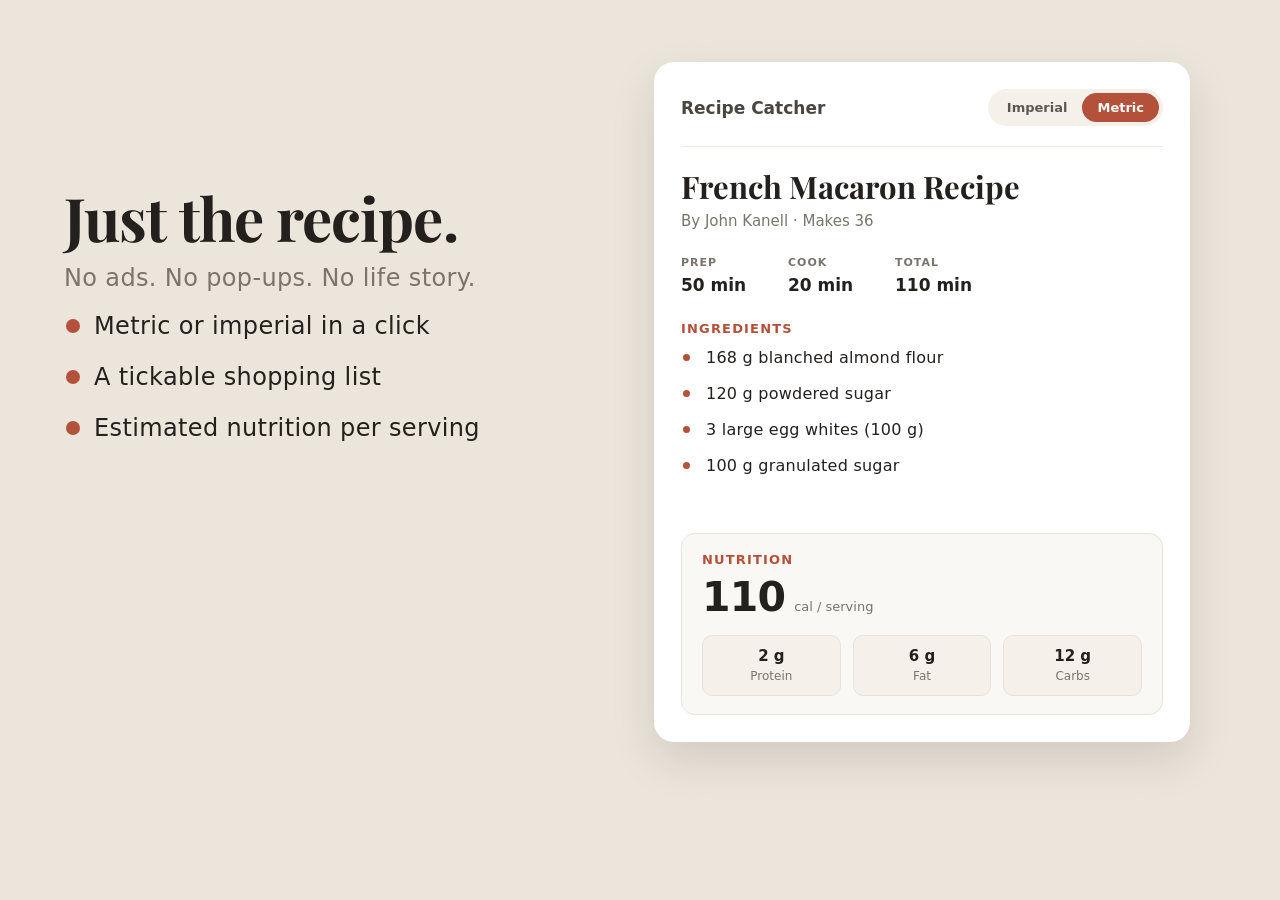
<file: store/screenshots/src/screenshot-01.html>
<!DOCTYPE html>
<html lang="en"><head><meta charset="utf-8">
<link rel="preconnect" href="https://fonts.googleapis.com">
<link rel="preconnect" href="https://fonts.gstatic.com" crossorigin>
<link href="https://fonts.googleapis.com/css2?family=Playfair+Display:wght@700&display=swap" rel="stylesheet">
<style>
  :root{--bg:#ece5db;--card:#ffffff;--fg:#23201d;--muted:#7a746c;--accent:#b4513a;
        --panel:#faf8f5;--border:#e7e2da;--rule:#efe9e0;}
  *{box-sizing:border-box;margin:0;padding:0;}
  html,body{width:1280px;height:800px;overflow:hidden;}
  body{background:var(--bg);color:var(--fg);
       font-family:-apple-system,BlinkMacSystemFont,"SF Pro Text",system-ui,sans-serif;
       -webkit-font-smoothing:antialiased;}
  .serif{font-family:"Playfair Display",Georgia,serif;font-weight:700;}
  .left{position:absolute;left:64px;top:186px;width:548px;}
  .left h1{font-size:60px;line-height:1.06;letter-spacing:-.015em;}
  .sub{margin-top:14px;font-size:24px;letter-spacing:.015em;color:var(--muted);}
  ul{margin-top:22px;padding-left:2px;list-style:none;}
  li{display:flex;align-items:center;gap:14px;font-size:24px;line-height:1;
     letter-spacing:.015em;margin-bottom:27px;}
  li:last-child{margin-bottom:0;}
  .dot{width:14px;height:14px;border-radius:50%;background:var(--accent);flex:0 0 14px;}
  .card{position:absolute;left:654px;top:62px;width:536px;height:680px;
        background:var(--card);border-radius:20px;
        box-shadow:0 18px 44px rgba(35,32,29,.13);padding:27px;}
  .chead{display:flex;align-items:center;justify-content:space-between;
         padding-bottom:20px;border-bottom:1px solid var(--rule);}
  .brand{font-size:17px;font-weight:600;color:#4a453f;}
  .toggle{display:flex;background:#f5f1ea;border-radius:999px;padding:4px;}
  .toggle span{font-size:13px;font-weight:600;padding:7px 15px;border-radius:999px;color:#5c5751;}
  .toggle .on{background:var(--accent);color:#ffffff;}
  .rtitle{margin-top:22px;font-size:31px;line-height:1.15;}
  .meta{margin-top:7px;font-size:15px;color:var(--muted);}
  .times{display:flex;margin-top:26px;}
  .times>div{width:107px;}
  .times .lbl{font-size:11px;font-weight:600;letter-spacing:.09em;color:var(--muted);}
  .times .val{margin-top:6px;font-size:17px;font-weight:700;}
  .sechead{margin-top:26px;font-size:13px;font-weight:700;letter-spacing:.09em;color:var(--accent);}
  .ing{margin-top:14px;list-style:none;}
  .ing li{font-size:16px;margin-bottom:20px;gap:16px;}
  .ing .dot{width:7px;height:7px;flex:0 0 7px;}
  .nutri{position:absolute;left:27px;right:27px;bottom:27px;background:var(--panel);
         border:1px solid var(--border);border-radius:14px;padding:18px 20px;}
  .nutri .h{font-size:13px;font-weight:700;letter-spacing:.09em;color:var(--accent);}
  .cal{display:flex;align-items:baseline;gap:9px;margin-top:6px;}
  .cal b{font-size:41px;font-weight:700;letter-spacing:-.02em;}
  .cal span{font-size:13px;color:var(--muted);}
  .tiles{display:flex;gap:12px;margin-top:14px;}
  .tile{flex:1;background:#f5f1ea;border:1px solid var(--border);border-radius:10px;
        padding:11px 0;text-align:center;}
  .tile b{display:block;font-size:15px;font-weight:700;}
  .tile span{font-size:12px;color:var(--muted);}
</style></head>
<body>
  <div class="left">
    <h1 class="serif">Just the recipe.</h1>
    <p class="sub">No ads. No pop-ups. No life story.</p>
    <ul><li><i class="dot"></i>Metric or imperial in a click</li><li><i class="dot"></i>A tickable shopping list</li><li><i class="dot"></i>Estimated nutrition per serving</li></ul>
  </div>
  <div class="card">
    <div class="chead">
      <div class="brand">Recipe Catcher</div>
      <div class="toggle"><span class="">Imperial</span><span class="on">Metric</span></div>
    </div>
    <div class="rtitle serif">French Macaron Recipe</div>
    <div class="meta">By John Kanell &middot; Makes 36</div>
    <div class="times">
      <div><div class="lbl">PREP</div><div class="val">50 min</div></div>
      <div><div class="lbl">COOK</div><div class="val">20 min</div></div>
      <div><div class="lbl">TOTAL</div><div class="val">110 min</div></div>
    </div>
    <div class="sechead">INGREDIENTS</div>
    <ul class="ing"><li><i class="dot"></i>168 g blanched almond flour</li><li><i class="dot"></i>120 g powdered sugar</li><li><i class="dot"></i>3 large egg whites (100 g)</li><li><i class="dot"></i>100 g granulated sugar</li></ul>
    <div class="nutri">
      <div class="h">NUTRITION</div>
      <div class="cal"><b>110</b><span>cal / serving</span></div>
      <div class="tiles">
        <div class="tile"><b>2 g</b><span>Protein</span></div>
        <div class="tile"><b>6 g</b><span>Fat</span></div>
        <div class="tile"><b>12 g</b><span>Carbs</span></div>
      </div>
    </div>
  </div>
</body></html>
</file>
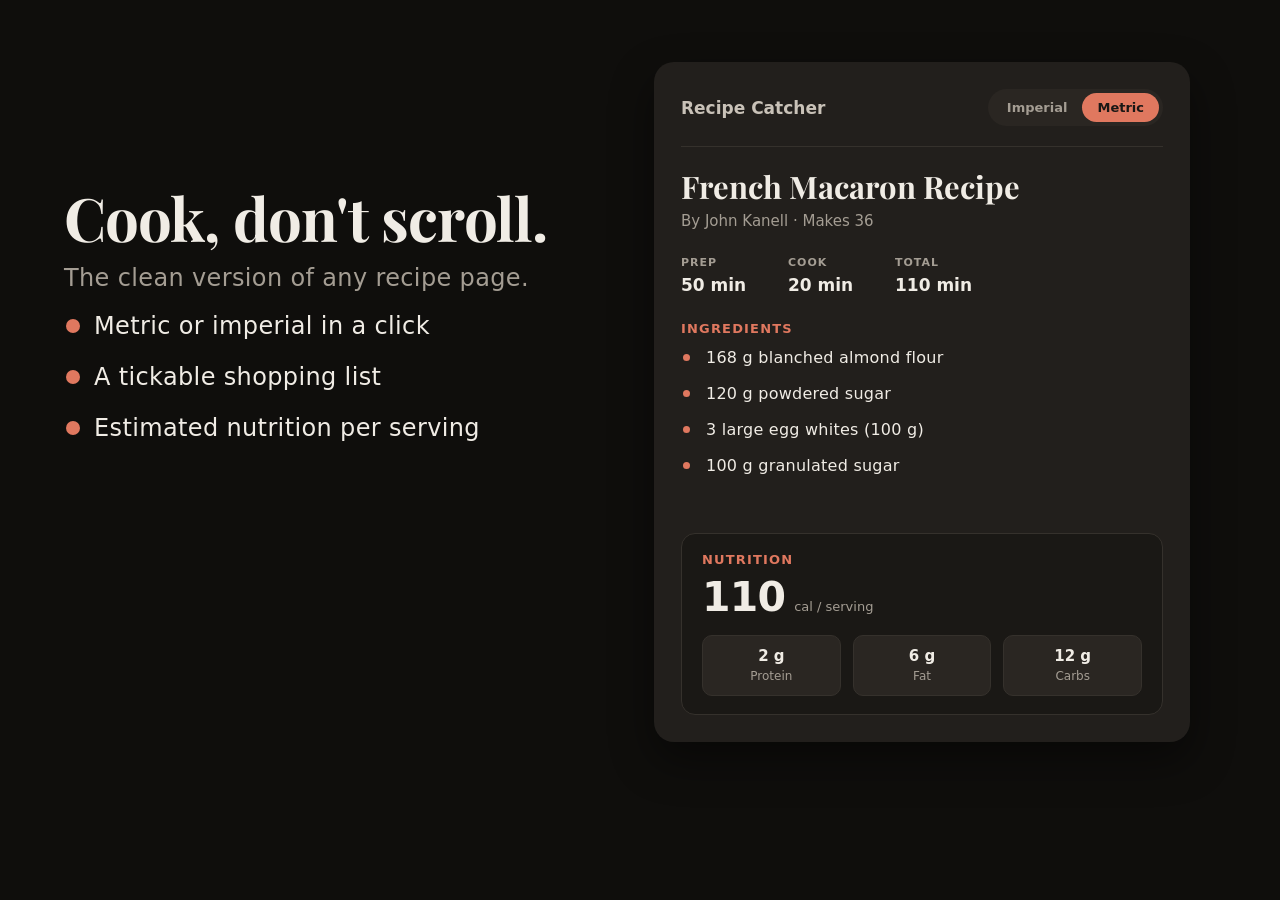
<file: store/screenshots/src/screenshot-02.html>
<!DOCTYPE html>
<html lang="en"><head><meta charset="utf-8">
<link rel="preconnect" href="https://fonts.googleapis.com">
<link rel="preconnect" href="https://fonts.gstatic.com" crossorigin>
<link href="https://fonts.googleapis.com/css2?family=Playfair+Display:wght@700&display=swap" rel="stylesheet">
<style>
  :root{--bg:#0f0e0c;--card:#221f1c;--fg:#f0ece5;--muted:#a49d93;--accent:#e0785f;
        --panel:#1a1815;--border:#35312c;--rule:#35312c;}
  *{box-sizing:border-box;margin:0;padding:0;}
  html,body{width:1280px;height:800px;overflow:hidden;}
  body{background:var(--bg);color:var(--fg);
       font-family:-apple-system,BlinkMacSystemFont,"SF Pro Text",system-ui,sans-serif;
       -webkit-font-smoothing:antialiased;}
  .serif{font-family:"Playfair Display",Georgia,serif;font-weight:700;}
  .left{position:absolute;left:64px;top:186px;width:548px;}
  .left h1{font-size:60px;line-height:1.06;letter-spacing:-.015em;}
  .sub{margin-top:14px;font-size:24px;letter-spacing:.015em;color:var(--muted);}
  ul{margin-top:22px;padding-left:2px;list-style:none;}
  li{display:flex;align-items:center;gap:14px;font-size:24px;line-height:1;
     letter-spacing:.015em;margin-bottom:27px;}
  li:last-child{margin-bottom:0;}
  .dot{width:14px;height:14px;border-radius:50%;background:var(--accent);flex:0 0 14px;}
  .card{position:absolute;left:654px;top:62px;width:536px;height:680px;
        background:var(--card);border-radius:20px;
        box-shadow:0 18px 44px rgba(0,0,0,.45);padding:27px;}
  .chead{display:flex;align-items:center;justify-content:space-between;
         padding-bottom:20px;border-bottom:1px solid var(--rule);}
  .brand{font-size:17px;font-weight:600;color:#c9c2b8;}
  .toggle{display:flex;background:#2a2622;border-radius:999px;padding:4px;}
  .toggle span{font-size:13px;font-weight:600;padding:7px 15px;border-radius:999px;color:#a49d93;}
  .toggle .on{background:var(--accent);color:#191715;}
  .rtitle{margin-top:22px;font-size:31px;line-height:1.15;}
  .meta{margin-top:7px;font-size:15px;color:var(--muted);}
  .times{display:flex;margin-top:26px;}
  .times>div{width:107px;}
  .times .lbl{font-size:11px;font-weight:600;letter-spacing:.09em;color:var(--muted);}
  .times .val{margin-top:6px;font-size:17px;font-weight:700;}
  .sechead{margin-top:26px;font-size:13px;font-weight:700;letter-spacing:.09em;color:var(--accent);}
  .ing{margin-top:14px;list-style:none;}
  .ing li{font-size:16px;margin-bottom:20px;gap:16px;}
  .ing .dot{width:7px;height:7px;flex:0 0 7px;}
  .nutri{position:absolute;left:27px;right:27px;bottom:27px;background:var(--panel);
         border:1px solid var(--border);border-radius:14px;padding:18px 20px;}
  .nutri .h{font-size:13px;font-weight:700;letter-spacing:.09em;color:var(--accent);}
  .cal{display:flex;align-items:baseline;gap:9px;margin-top:6px;}
  .cal b{font-size:41px;font-weight:700;letter-spacing:-.02em;}
  .cal span{font-size:13px;color:var(--muted);}
  .tiles{display:flex;gap:12px;margin-top:14px;}
  .tile{flex:1;background:#2a2622;border:1px solid var(--border);border-radius:10px;
        padding:11px 0;text-align:center;}
  .tile b{display:block;font-size:15px;font-weight:700;}
  .tile span{font-size:12px;color:var(--muted);}
</style></head>
<body>
  <div class="left">
    <h1 class="serif">Cook, don't scroll.</h1>
    <p class="sub">The clean version of any recipe page.</p>
    <ul><li><i class="dot"></i>Metric or imperial in a click</li><li><i class="dot"></i>A tickable shopping list</li><li><i class="dot"></i>Estimated nutrition per serving</li></ul>
  </div>
  <div class="card">
    <div class="chead">
      <div class="brand">Recipe Catcher</div>
      <div class="toggle"><span class="">Imperial</span><span class="on">Metric</span></div>
    </div>
    <div class="rtitle serif">French Macaron Recipe</div>
    <div class="meta">By John Kanell &middot; Makes 36</div>
    <div class="times">
      <div><div class="lbl">PREP</div><div class="val">50 min</div></div>
      <div><div class="lbl">COOK</div><div class="val">20 min</div></div>
      <div><div class="lbl">TOTAL</div><div class="val">110 min</div></div>
    </div>
    <div class="sechead">INGREDIENTS</div>
    <ul class="ing"><li><i class="dot"></i>168 g blanched almond flour</li><li><i class="dot"></i>120 g powdered sugar</li><li><i class="dot"></i>3 large egg whites (100 g)</li><li><i class="dot"></i>100 g granulated sugar</li></ul>
    <div class="nutri">
      <div class="h">NUTRITION</div>
      <div class="cal"><b>110</b><span>cal / serving</span></div>
      <div class="tiles">
        <div class="tile"><b>2 g</b><span>Protein</span></div>
        <div class="tile"><b>6 g</b><span>Fat</span></div>
        <div class="tile"><b>12 g</b><span>Carbs</span></div>
      </div>
    </div>
  </div>
</body></html>
</file>
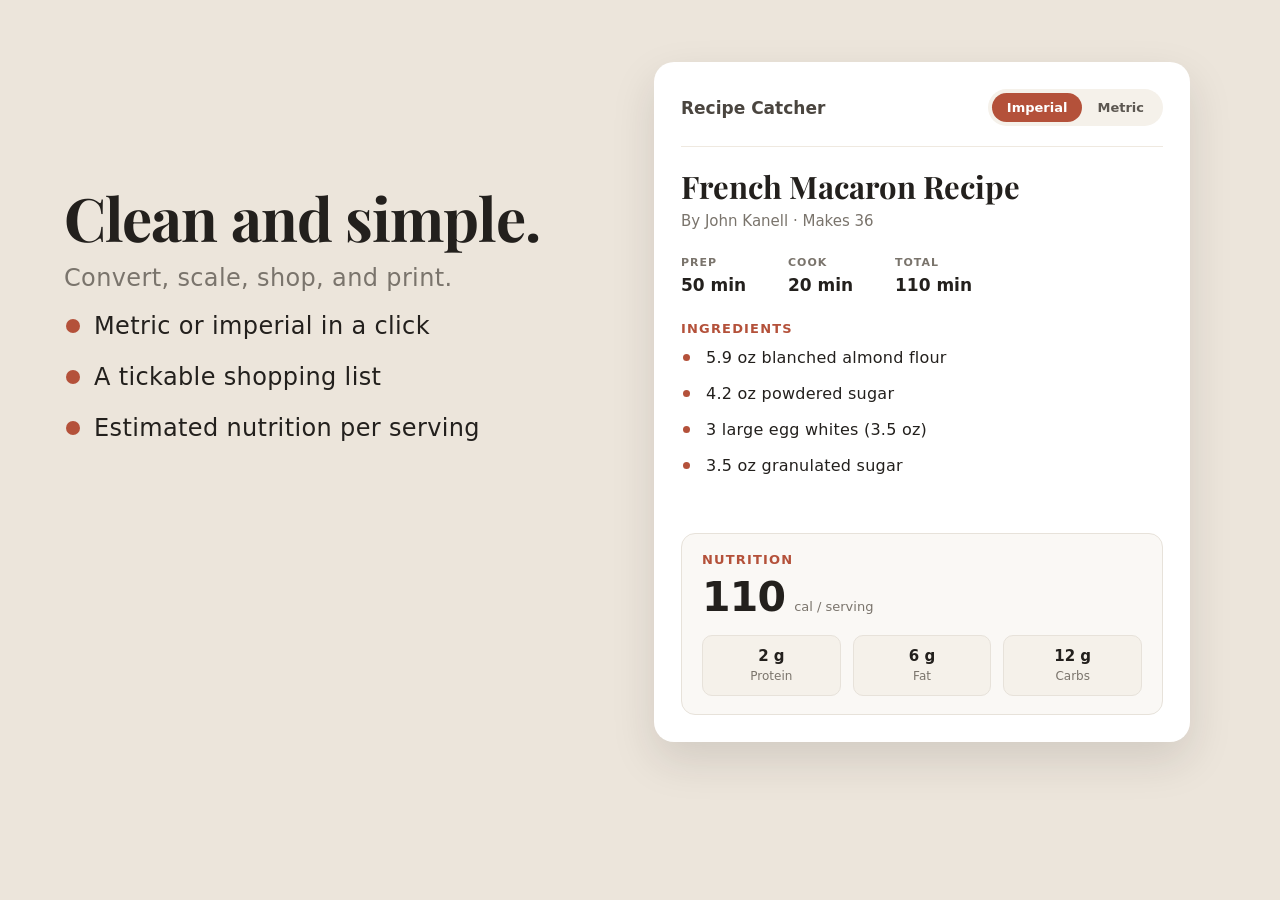
<file: store/screenshots/src/screenshot-03.html>
<!DOCTYPE html>
<!--
  Source for store/screenshots/chrome/screenshot-03-1280x800.png.

  The original screenshot-03 was produced in an external design tool with no
  source in the repo, and shipped with its headline overflowing behind the card
  and an Imperial/Metric toggle that disagreed with the amounts beside it —
  neither of which could be corrected without redrawing it. Hence this file.

  Colours are sampled from screenshot-01 so the three read as a set; the
  ingredient amounts are what extension/units.js actually renders in imperial.

  Re-render (writes a 1280x800 24-bit PNG, no alpha, exactly the Chrome Web
  Store's requirement):

    "/Applications/Google Chrome.app/Contents/MacOS/Google Chrome" \
      --headless --disable-gpu --hide-scrollbars --virtual-time-budget=6000 \
      --window-size=1280,800 \
      --screenshot=store/screenshots/chrome/screenshot-03-1280x800.png \
      "file://$PWD/store/screenshots/src/screenshot-03.html"
-->
<html lang="en">
<head>
<meta charset="utf-8" />
<link rel="preconnect" href="https://fonts.googleapis.com">
<link rel="preconnect" href="https://fonts.gstatic.com" crossorigin>
<link href="https://fonts.googleapis.com/css2?family=Playfair+Display:wght@700&display=swap" rel="stylesheet">
<style>
  /* Palette sampled from the existing screenshots / extension/reader.css */
  :root{
    --bg:#ece5db; --card:#ffffff; --fg:#23201d; --muted:#7a746c;
    --accent:#b4513a; --panel:#faf8f5; --border:#e7e2da; --rule:#efe9e0;
  }
  *{box-sizing:border-box;margin:0;padding:0;}
  html,body{width:1280px;height:800px;overflow:hidden;}
  body{background:var(--bg);color:var(--fg);
       font-family:-apple-system,BlinkMacSystemFont,"SF Pro Text",system-ui,sans-serif;
       -webkit-font-smoothing:antialiased;}
  .serif{font-family:"Playfair Display",Georgia,serif;font-weight:700;}

  /* ---- left marketing column ---- */
  .left{position:absolute;left:64px;top:186px;width:548px;}
  .left h1{font-size:60px;line-height:1.06;letter-spacing:-.015em;}
  .sub{margin-top:14px;font-size:24px;letter-spacing:.015em;color:var(--muted);}
  ul{margin-top:22px;padding-left:2px;list-style:none;}
  li{display:flex;align-items:center;gap:14px;font-size:24px;line-height:1;letter-spacing:.015em;margin-bottom:27px;}
  li:last-child{margin-bottom:0;}
  .dot{width:14px;height:14px;border-radius:50%;background:var(--accent);flex:0 0 14px;}

  /* ---- reader card ---- */
  .card{position:absolute;left:654px;top:62px;width:536px;height:680px;
        background:var(--card);border-radius:20px;
        box-shadow:0 18px 44px rgba(35,32,29,.13);padding:27px;}
  .chead{display:flex;align-items:center;justify-content:space-between;
         padding-bottom:20px;border-bottom:1px solid var(--rule);}
  .brand{font-size:17px;font-weight:600;color:#4a453f;}
  .toggle{display:flex;background:#f5f1ea;border-radius:999px;padding:4px;}
  .toggle span{font-size:13px;font-weight:600;padding:7px 15px;border-radius:999px;color:#5c5751;}
  .toggle .on{background:var(--accent);color:#fff;}

  .rtitle{margin-top:22px;font-size:31px;line-height:1.15;}
  .meta{margin-top:7px;font-size:15px;color:var(--muted);}
  .times{display:flex;margin-top:26px;}
  .times>div{width:107px;}
  .times .lbl{font-size:11px;font-weight:600;letter-spacing:.09em;color:var(--muted);}
  .times .val{margin-top:6px;font-size:17px;font-weight:700;}
  .sechead{margin-top:26px;font-size:13px;font-weight:700;letter-spacing:.09em;color:var(--accent);}
  .ing{margin-top:14px;list-style:none;}
  .ing li{font-size:16px;margin-bottom:20px;gap:16px;}
  .ing .dot{width:7px;height:7px;flex:0 0 7px;}

  .nutri{position:absolute;left:27px;right:27px;bottom:27px;
         background:var(--panel);border:1px solid var(--border);border-radius:14px;padding:18px 20px;}
  .nutri .h{font-size:13px;font-weight:700;letter-spacing:.09em;color:var(--accent);}
  .cal{display:flex;align-items:baseline;gap:9px;margin-top:6px;}
  .cal b{font-size:41px;font-weight:700;letter-spacing:-.02em;}
  .cal span{font-size:13px;color:var(--muted);}
  .tiles{display:flex;gap:12px;margin-top:14px;}
  .tile{flex:1;background:#f5f1ea;border:1px solid var(--border);border-radius:10px;
        padding:11px 0;text-align:center;}
  .tile b{display:block;font-size:15px;font-weight:700;}
  .tile span{font-size:12px;color:var(--muted);}
</style>
</head>
<body>
  <div class="left">
    <h1 class="serif">Clean and simple.</h1>
    <p class="sub">Convert, scale, shop, and print.</p>
    <ul>
      <li><i class="dot"></i>Metric or imperial in a click</li>
      <li><i class="dot"></i>A tickable shopping list</li>
      <li><i class="dot"></i>Estimated nutrition per serving</li>
    </ul>
  </div>

  <div class="card">
    <div class="chead">
      <div class="brand">Recipe Catcher</div>
      <div class="toggle"><span class="on">Imperial</span><span>Metric</span></div>
    </div>

    <div class="rtitle serif">French Macaron Recipe</div>
    <div class="meta">By John Kanell · Makes 36</div>

    <div class="times">
      <div><div class="lbl">PREP</div><div class="val">50 min</div></div>
      <div><div class="lbl">COOK</div><div class="val">20 min</div></div>
      <div><div class="lbl">TOTAL</div><div class="val">110 min</div></div>
    </div>

    <div class="sechead">INGREDIENTS</div>
    <ul class="ing">
      <li><i class="dot"></i>5.9 oz blanched almond flour</li>
      <li><i class="dot"></i>4.2 oz powdered sugar</li>
      <li><i class="dot"></i>3 large egg whites (3.5 oz)</li>
      <li><i class="dot"></i>3.5 oz granulated sugar</li>
    </ul>

    <div class="nutri">
      <div class="h">NUTRITION</div>
      <div class="cal"><b>110</b><span>cal / serving</span></div>
      <div class="tiles">
        <div class="tile"><b>2 g</b><span>Protein</span></div>
        <div class="tile"><b>6 g</b><span>Fat</span></div>
        <div class="tile"><b>12 g</b><span>Carbs</span></div>
      </div>
    </div>
  </div>
</body>
</html>
</file>
<file: extension/popup.css>
:root {
  --bg: #ffffff;
  --fg: #1c1c1e;
  --muted: #6b6b70;
  --accent: #b4513a;
  --accent-fg: #ffffff;
  --border: #e3e3e6;
  --field: #f5f5f7;
}
@media (prefers-color-scheme: dark) {
  :root {
    --bg: #1c1c1e;
    --fg: #f2f2f7;
    --muted: #9a9aa0;
    --accent: #e0785f;
    --accent-fg: #1c1c1e;
    --border: #38383c;
    --field: #2c2c2e;
  }
}
* { box-sizing: border-box; }
body {
  margin: 0;
  font: 14px/1.4 -apple-system, BlinkMacSystemFont, "SF Pro Text", system-ui, sans-serif;
  background: var(--bg);
  color: var(--fg);
}
.wrap { width: 260px; padding: 16px; }
.brand {
  display: flex; align-items: center; gap: 8px;
  font-weight: 600; font-size: 15px; margin-bottom: 14px;
}
.brand img { border-radius: 6px; }
button.primary {
  width: 100%; padding: 11px 12px; border: 0; border-radius: 10px;
  background: var(--accent); color: var(--accent-fg);
  font-size: 15px; font-weight: 600; cursor: pointer;
}
button.primary:active { transform: translateY(1px); }
button.primary:disabled { opacity: 0.6; cursor: default; }
.status { min-height: 18px; margin: 10px 0 4px; color: var(--muted); font-size: 12.5px; }
.status.error { color: var(--accent); }
.pref {
  display: flex; align-items: center; justify-content: space-between;
  gap: 10px; margin-top: 8px; padding-top: 12px; border-top: 1px solid var(--border);
}
.pref label { color: var(--muted); font-size: 13px; }
.pref select {
  background: var(--field); color: var(--fg);
  border: 1px solid var(--border); border-radius: 8px; padding: 5px 8px; font-size: 13px;
}
.pref .toggle { width: 18px; height: 18px; accent-color: var(--accent); cursor: pointer; }
</file>
<file: extension/reader.css>
/* Light is the default. Dark applies when the browser prefers dark (Auto) OR
   when the user forces it via [data-theme="dark"]. Forcing [data-theme="light"]
   opts out of the media query so the page stays light even on a dark browser. */
:root {
  --bg: #faf8f5;
  --card: #ffffff;
  --fg: #23201d;
  --muted: #7a746c;
  --accent: #b4513a;
  --accent-fg: #ffffff;
  --border: #e7e2da;
  --rule: #efe9e0;
}
@media (prefers-color-scheme: dark) {
  :root:not([data-theme="light"]) {
    --bg: #191715;
    --card: #221f1c;
    --fg: #f0ece5;
    --muted: #a49d93;
    --accent: #e0785f;
    --accent-fg: #191715;
    --border: #35312c;
    --rule: #2e2a25;
  }
}
:root[data-theme="dark"] {
  --bg: #191715;
  --card: #221f1c;
  --fg: #f0ece5;
  --muted: #a49d93;
  --accent: #e0785f;
  --accent-fg: #191715;
  --border: #35312c;
  --rule: #2e2a25;
}
* { box-sizing: border-box; }
html, body { margin: 0; padding: 0; }
body {
  background: var(--bg);
  color: var(--fg);
  font: 17px/1.6 -apple-system, BlinkMacSystemFont, "SF Pro Text", Georgia, serif;
  -webkit-font-smoothing: antialiased;
}

/* ---- toolbar (hidden when printing) ---- */
.toolbar {
  position: sticky; top: 0; z-index: 10;
  background: var(--card);
  border-bottom: 1px solid var(--border);
}
.toolbar-inner {
  max-width: 740px; margin: 0 auto; padding: 10px 20px;
  display: flex; align-items: center; justify-content: space-between; gap: 12px;
  flex-wrap: wrap;
}
.tb-brand {
  display: flex; align-items: center; gap: 8px;
  font: 600 14px/1 -apple-system, system-ui, sans-serif; color: var(--muted);
}
.tb-brand img { border-radius: 5px; }
.tb-controls {
  display: flex; align-items: center; gap: 10px;
  flex-wrap: wrap; justify-content: flex-end;
}
/* Keep controls from being squeezed (which clipped "Metric" on narrow phones). */
.segmented, .tb-btn { flex: 0 0 auto; }
.segmented {
  display: inline-flex; border: 1px solid var(--border); border-radius: 9px;
  overflow: hidden; background: var(--bg);
}
.segmented button {
  border: 0; background: transparent; color: var(--muted); white-space: nowrap;
  padding: 7px 14px; font: 600 13px -apple-system, system-ui, sans-serif; cursor: pointer;
}
.segmented button.active { background: var(--accent); color: var(--accent-fg); }
.tb-btn {
  border: 1px solid var(--border); background: var(--bg); color: var(--fg);
  padding: 7px 14px; border-radius: 9px; cursor: pointer;
  font: 600 13px -apple-system, system-ui, sans-serif;
}
.tb-btn:active { transform: translateY(1px); }
.theme-btn { display: inline-flex; align-items: center; gap: 6px; }
.theme-btn .theme-ico { font-size: 13px; line-height: 1; }

/* ---- batch scaler ---- */
.scaler-card { padding: 14px 18px; }
.scaler { display: flex; align-items: center; justify-content: space-between; }
.scaler-label {
  font: 700 13px -apple-system, system-ui, sans-serif;
  text-transform: uppercase; letter-spacing: .08em; color: var(--accent);
}
.stepper {
  display: inline-flex; align-items: center;
  border: 1px solid var(--border); border-radius: 9px; overflow: hidden;
}
.stepper .step {
  border: 0; background: var(--bg); color: var(--fg);
  width: 34px; height: 32px; font-size: 19px; line-height: 1; cursor: pointer;
}
.stepper .step:disabled { opacity: .35; cursor: default; }
.stepper .scale-val {
  min-width: 46px; text-align: center; padding: 0 6px;
  font: 600 15px -apple-system, system-ui, sans-serif; color: var(--fg);
}
.serv-input {
  width: 52px; height: 32px; text-align: center; padding: 0;
  border: 0; border-left: 1px solid var(--border); border-right: 1px solid var(--border);
  background: var(--bg); color: var(--fg);
  font: 600 15px -apple-system, system-ui, sans-serif;
  -moz-appearance: textfield;
}
.serv-input:focus { outline: 2px solid var(--accent); outline-offset: -2px; }
.serv-input::-webkit-outer-spin-button,
.serv-input::-webkit-inner-spin-button { -webkit-appearance: none; margin: 0; }
.scaler-sub { margin-top: 9px; color: var(--muted); font: 12.5px -apple-system, system-ui, sans-serif; }

/* small action button in a card header (Copy) */
.mini-btn {
  margin-left: auto; border: 1px solid var(--border); background: var(--bg); color: var(--muted);
  font: 600 11.5px -apple-system, system-ui, sans-serif; letter-spacing: 0; text-transform: none;
  padding: 3px 10px; border-radius: 7px; cursor: pointer;
}
.mini-btn:active { transform: translateY(1px); }
.mini-btn.done { color: var(--accent-fg); background: var(--accent); border-color: var(--accent); }

/* ---- two-column layout ---- */
.reader-layout {
  max-width: 1060px; margin: 0 auto; padding: 32px 24px 64px;
  display: flex; gap: 44px; align-items: flex-start;
}
.content { flex: 1 1 auto; min-width: 0; max-width: 680px; }
.sidebar { flex: 0 0 300px; position: sticky; top: 74px; }
.sidebar[hidden] { display: none; }
@media (max-width: 900px) {
  .reader-layout { display: block; }
  .sidebar { position: static; width: auto; margin-top: 28px; }
}

/* ---- sidebar cards ---- */
.card {
  background: var(--card); border: 1px solid var(--border); border-radius: 14px;
  padding: 18px 18px 16px; margin-bottom: 20px;
}
.card-title {
  font: 700 13px -apple-system, system-ui, sans-serif;
  text-transform: uppercase; letter-spacing: .08em; color: var(--accent);
  margin: 0 0 12px; display: flex; align-items: center; gap: 8px;
}
.card-title .tag {
  text-transform: none; letter-spacing: 0; font-size: 10.5px; font-weight: 600;
  color: var(--muted); background: var(--bg); border: 1px solid var(--border);
  border-radius: 999px; padding: 2px 8px;
}

/* ---- shopping list ---- */
ul.shopping { list-style: none; margin: 0; padding: 0; }
.shop-item {
  display: flex; align-items: flex-start; gap: 11px;
  padding: 7px 0; border-bottom: 1px solid var(--rule);
  font: 15px/1.4 -apple-system, system-ui, sans-serif; cursor: pointer;
}
.shop-item:last-child { border-bottom: 0; }
.shop-item .check {
  flex: 0 0 auto; margin-top: 1px; padding: 0; border: 0; background: none; cursor: pointer;
}
.shop-item .circle {
  display: block; width: 19px; height: 19px; border-radius: 50%;
  border: 2px solid var(--muted); background: transparent; position: relative;
}
.shop-item.checked .circle { background: var(--accent); border-color: var(--accent); }
.shop-item.checked .circle::after {
  content: ""; position: absolute; left: 5px; top: 2px;
  width: 5px; height: 9px; border: solid var(--accent-fg);
  border-width: 0 2px 2px 0; transform: rotate(45deg);
}
.shop-item .shop-text { color: var(--fg); }
.shop-item.checked .shop-text { color: var(--muted); text-decoration: line-through; }

/* ---- nutrition ---- */
.cals { display: flex; align-items: baseline; gap: 8px; margin: 2px 0 14px; }
.cals-num { font: 700 34px -apple-system, system-ui, sans-serif; color: var(--fg); }
.cals-unit { color: var(--muted); font: 13px -apple-system, system-ui, sans-serif; }
.macros { display: flex; gap: 8px; }
.macro {
  flex: 1; text-align: center; background: var(--bg);
  border: 1px solid var(--border); border-radius: 10px; padding: 9px 4px;
}
.macro .m-v { display: block; font: 700 16px -apple-system, system-ui, sans-serif; color: var(--fg); }
.macro .m-k { display: block; font: 11px -apple-system, system-ui, sans-serif; color: var(--muted); margin-top: 2px; }
.batch {
  margin-top: 14px; padding-top: 12px; border-top: 1px solid var(--rule);
  color: var(--muted); font: 13px -apple-system, system-ui, sans-serif;
}
.batch strong { color: var(--fg); }
.nutri-note { color: var(--muted); font: 11.5px/1.4 -apple-system, system-ui, sans-serif; margin: 12px 0 0; }

/* "check amount" flag for ambiguously-written quantities */
.flag {
  position: relative;
  display: inline-block; margin-left: 6px; white-space: nowrap; cursor: help;
  font: 600 11px -apple-system, system-ui, sans-serif;
  color: #8a5a00; background: #fbf0d6; border: 1px solid #ecd9a8;
  border-radius: 6px; padding: 0 7px; vertical-align: 1px;
}
@media (prefers-color-scheme: dark) {
  :root:not([data-theme="light"]) .flag { color: #f0c674; background: #3a3220; border-color: #5a4d2a; }
}
:root[data-theme="dark"] .flag { color: #f0c674; background: #3a3220; border-color: #5a4d2a; }

/* hover/focus tooltip bubble (anchored to the flag's right so it stays on-screen) */
.flag::after {
  content: attr(data-tip);
  position: absolute; bottom: calc(100% + 8px); right: 0;
  width: max-content; max-width: 220px; white-space: normal; text-align: left;
  background: var(--fg); color: var(--bg);
  font: 500 12px/1.4 -apple-system, system-ui, sans-serif;
  padding: 7px 10px; border-radius: 8px;
  box-shadow: 0 6px 18px rgba(0, 0, 0, 0.22);
  opacity: 0; visibility: hidden; transform: translateY(4px);
  transition: opacity .12s ease, transform .12s ease;
  z-index: 30; pointer-events: none;
}
.flag::before {
  content: ""; position: absolute; bottom: calc(100% + 3px); right: 13px;
  border: 5px solid transparent; border-top-color: var(--fg);
  opacity: 0; visibility: hidden; transition: opacity .12s ease; z-index: 31;
}
.flag:hover::after, .flag:focus::after,
.flag:hover::before, .flag:focus::before { opacity: 1; visibility: visible; }
.flag:hover::after, .flag:focus::after { transform: translateY(0); }

/* ---- recipe body ---- */
.loading, .error-box { color: var(--muted); text-align: center; padding: 48px 0; }
.error-box h1 { color: var(--fg); }
h1.recipe-title {
  font: 700 32px/1.2 -apple-system, Georgia, serif; margin: 0 0 6px;
}
.meta { color: var(--muted); font-size: 14.5px; margin-bottom: 4px; }
.meta a { color: var(--accent); }
.times {
  display: flex; flex-wrap: wrap; gap: 18px; margin: 18px 0 8px;
  padding: 12px 0; border-top: 1px solid var(--rule); border-bottom: 1px solid var(--rule);
  font-family: -apple-system, system-ui, sans-serif;
}
.times div { font-size: 14px; }
.times .k { color: var(--muted); display: block; font-size: 11.5px; text-transform: uppercase; letter-spacing: .04em; }
.times .v { font-weight: 600; font-size: 15px; }

h2.section {
  font: 700 13px -apple-system, system-ui, sans-serif;
  text-transform: uppercase; letter-spacing: .08em; color: var(--accent);
  margin: 34px 0 12px;
}
ul.ingredients { list-style: none; margin: 0; padding: 0; }
ul.ingredients li {
  padding: 8px 0 8px 26px; position: relative; border-bottom: 1px solid var(--rule);
}
ul.ingredients li::before {
  content: ""; position: absolute; left: 4px; top: 15px;
  width: 7px; height: 7px; border-radius: 50%; background: var(--accent);
}
ol.steps { margin: 0; padding: 0; list-style: none; counter-reset: step; }
ol.steps li {
  position: relative; padding: 4px 0 18px 44px; margin: 0; counter-increment: step;
}
ol.steps li::before {
  content: counter(step); position: absolute; left: 0; top: 2px;
  width: 28px; height: 28px; border-radius: 50%;
  background: var(--accent); color: var(--accent-fg);
  font: 600 14px -apple-system, system-ui, sans-serif;
  display: flex; align-items: center; justify-content: center;
}
.footer {
  max-width: 1060px; margin: 0 auto; padding: 0 24px 40px;
  color: var(--muted); font-size: 12.5px; font-family: -apple-system, system-ui, sans-serif;
}

/* ---- print / Save-as-PDF ---- */
@media print {
  .toolbar { display: none !important; }
  body { background: #fff; color: #000; font-size: 11pt; }
  /* Sidebar becomes a right-hand column that shares the printed page. */
  .reader-layout { display: flex; gap: 28px; max-width: none; padding: 0; }
  .content { max-width: none; }
  .sidebar { position: static; flex: 0 0 34%; }
  .card { border: 1px solid #bbb; break-inside: avoid; }
  .card-title { color: #000; }
  h2.section { color: #000; }
  ol.steps li::before { background: #000; color: #fff; }
  ol.steps li, .shop-item { break-inside: avoid; }
  /* Print open circles to tick by hand; keep filled ones filled. */
  .shop-item .circle { border-color: #000; }
  .shop-item.checked .circle { background: #000; border-color: #000; }
  .shop-item.checked .circle::after { border-color: #fff; }
  .macro { border-color: #999; }
  /* Keep the chosen servings/batch label but drop interactive controls. */
  .stepper { border: 0; }
  .stepper .step, .mini-btn { display: none; }
  .serv-input { border: 0; background: transparent; color: #000; text-align: left; width: auto; }
  .scaler-label, .scale-val, .batch strong { color: #000; }
  .flag { display: none !important; }
  .footer { color: #444; }
  a { color: #000; text-decoration: none; }
}
</file>
